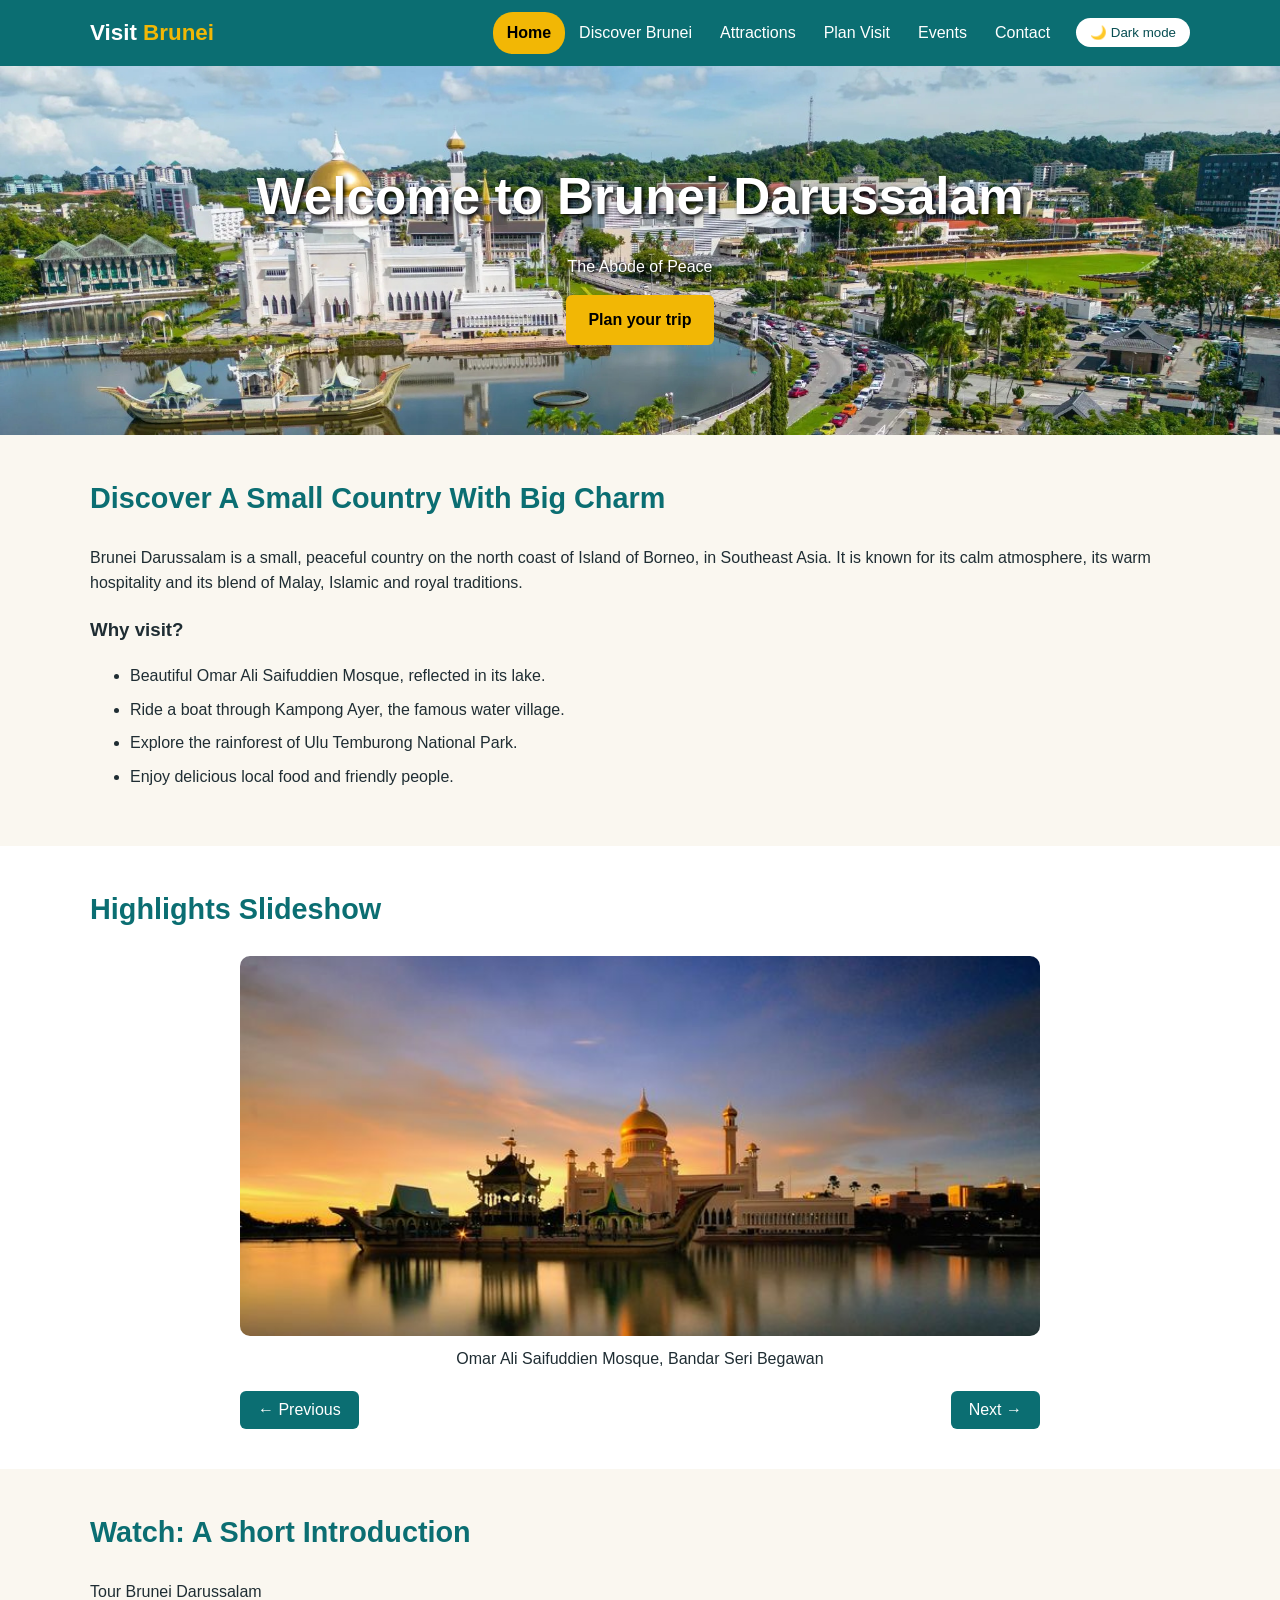
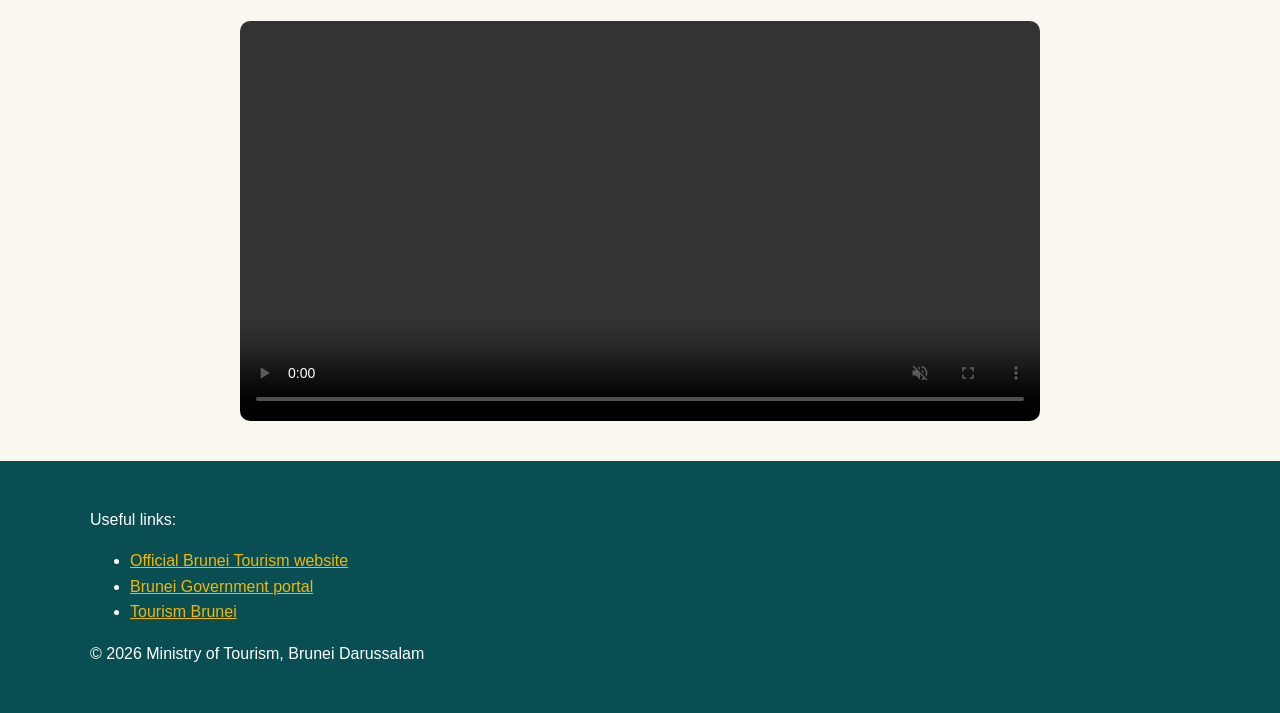
<file: index.html>
<!DOCTYPE html>
<html lang="en">
<head>
  
  <!-- Character set and mobile-friendly sizing -->
  <meta charset="UTF-8">
  <meta name="viewport" content="width=device-width, initial-scale=1.0">
  <meta name="description" content="Plan your visit to Brunei Darussalam: attractions, culture, food, travel tips and events.">
  <title>Home | Visit Brunei Darussalam</title>

 
  <link rel="stylesheet" href="style.css">
</head>
<body>

  <a href="#main" class="skip-link">Skip to main content</a>

  <!--HEADER: logo, menu button, theme button and navigation-->
  <header class="site-header">
    <div class="container header-inner">
      <a href="index.html" class="logo">Visit <span>Brunei</span></a>

      <!-- Menu button (phones only) and dark mode button, in the right corner -->
      <div class="header-buttons">
        <button type="button" id="menu-toggle" class="menu-toggle" aria-expanded="false" aria-controls="main-nav">☰ Menu</button>
        <button type="button" id="theme-toggle" class="theme-toggle">🌙 Dark mode</button>
      </div>

      <nav id="main-nav" class="main-nav" aria-label="Main menu">
        <ul>
          <li><a href="index.html" class="current" aria-current="page">Home</a></li>
          <li><a href="discover.html">Discover Brunei</a></li>
          <li><a href="attractions.html">Attractions</a></li>
          <li><a href="plan.html">Plan Visit</a></li>
          <li><a href="events.html">Events</a></li>
          <li><a href="contact.html">Contact</a></li>
        </ul>
      </nav>
    </div>
  </header>

  <main id="main">

  
    <section class="hero">
      <div class="container">
        <h1>Welcome to Brunei Darussalam</h1>
        <p>The Abode of Peace</p>
        <a href="plan.html" class="button">Plan your trip</a>
      </div>
    </section>

    <!--INTRODUCTION -->
    <section>
      <div class="container">
        <h2>Discover A Small Country With Big Charm</h2>
        <p>
          Brunei Darussalam is a small, peaceful country on the north coast of Island of Borneo,
          in Southeast Asia. It is known for its calm atmosphere, its warm hospitality and its
          blend of Malay, Islamic and royal traditions.
        </p>

        <!-- Simple list of reasons to visit -->
        <h3>Why visit?</h3>
        <ul class="tip-list">
          <li>Beautiful Omar Ali Saifuddien Mosque, reflected in its lake.</li>
          <li>Ride a boat through Kampong Ayer, the famous water village.</li>
          <li>Explore the rainforest of Ulu Temburong National Park.</li>
          <li>Enjoy delicious local food and friendly people.</li>
        </ul>
      </div>
    </section>

    <!--IMAGE SLIDER (interactive feature)-->
    <section class="section-alt">
      <div class="container">
        <h2>Highlights Slideshow</h2>

        <!-- tabindex="0" lets keyboard users focus the slider to use the arrow keys -->
        <div class="slider" tabindex="0" aria-label="Image slideshow. Use the arrow keys or buttons to change pictures.">

          <!-- Each <figure> is one slide. The first one starts as "active" (visible). -->
          <figure class="slide active">
            <img src="mosque.jpg" alt="The golden dome of the Omar Ali Saifuddien Mosque reflected in the water">
            <figcaption>Omar Ali Saifuddien Mosque, Bandar Seri Begawan</figcaption>
          </figure>

          <figure class="slide">
            <img src="kampong-ayer.jpg" alt="Wooden houses on stilts over the water in Kampong Ayer">
            <figcaption>Kampong Ayer, the water village</figcaption>
          </figure>

          <figure class="slide">
            <img src="temburong.jpg" alt="Green rainforest and a river in Ulu Temburong National Park">
            <figcaption>Ulu Temburong National Park</figcaption>
          </figure>
        </div>

        <!-- Previous and next buttons are handled in script.js -->
        <div class="slider-controls">
          <button type="button" id="prev-slide">&larr; Previous</button>
          <button type="button" id="next-slide">Next &rarr;</button>
        </div>
      </div>
    </section>

    <!--INTRO VIDEO-->
    <section>
      <div class="container">
        <h2>Watch: A Short Introduction</h2>
        <p>Tour Brunei Darussalam</p>

        <div class="video-box">
          <!-- Video file: intro.mp4 -->
          <!-- autoplay = starts by itself, muted = no sound at first, loop = keeps playing, playsinline = plays on phones, controls = lets visitors unmute or pause -->
          <video autoplay muted loop playsinline controls aria-label="Short video introducing Brunei Darussalam">
            <source src="intro.mp4" type="video/mp4">
            Sorry, your browser cannot play this video.
          </video>
        </div>
      </div>
    </section>

  </main>

  <!--Footer with external links-->
  <footer class="site-footer">
    <div class="container">
      <p>Useful links:</p>
      <ul>
        <li><a href="https://www.bruneitourism.com/" target="_blank" rel="noopener noreferrer">Official Brunei Tourism website</a></li>
        <li><a href="https://www.gov.bn/" target="_blank" rel="noopener noreferrer">Brunei Government portal</a></li>
        <li><a href="https://www.tourism.gov.bn/" target="_blank" rel="noopener noreferrer">Tourism Brunei</a></li>
      </ul>
      <p>&copy; 2026 Ministry of Tourism, Brunei Darussalam</p>
    </div>
  </footer>

  <!--Our JavaScript file. "defer" means it runs after the page is loaded -->
  <script src="script.js" defer></script>
</body>
</html>
</file>
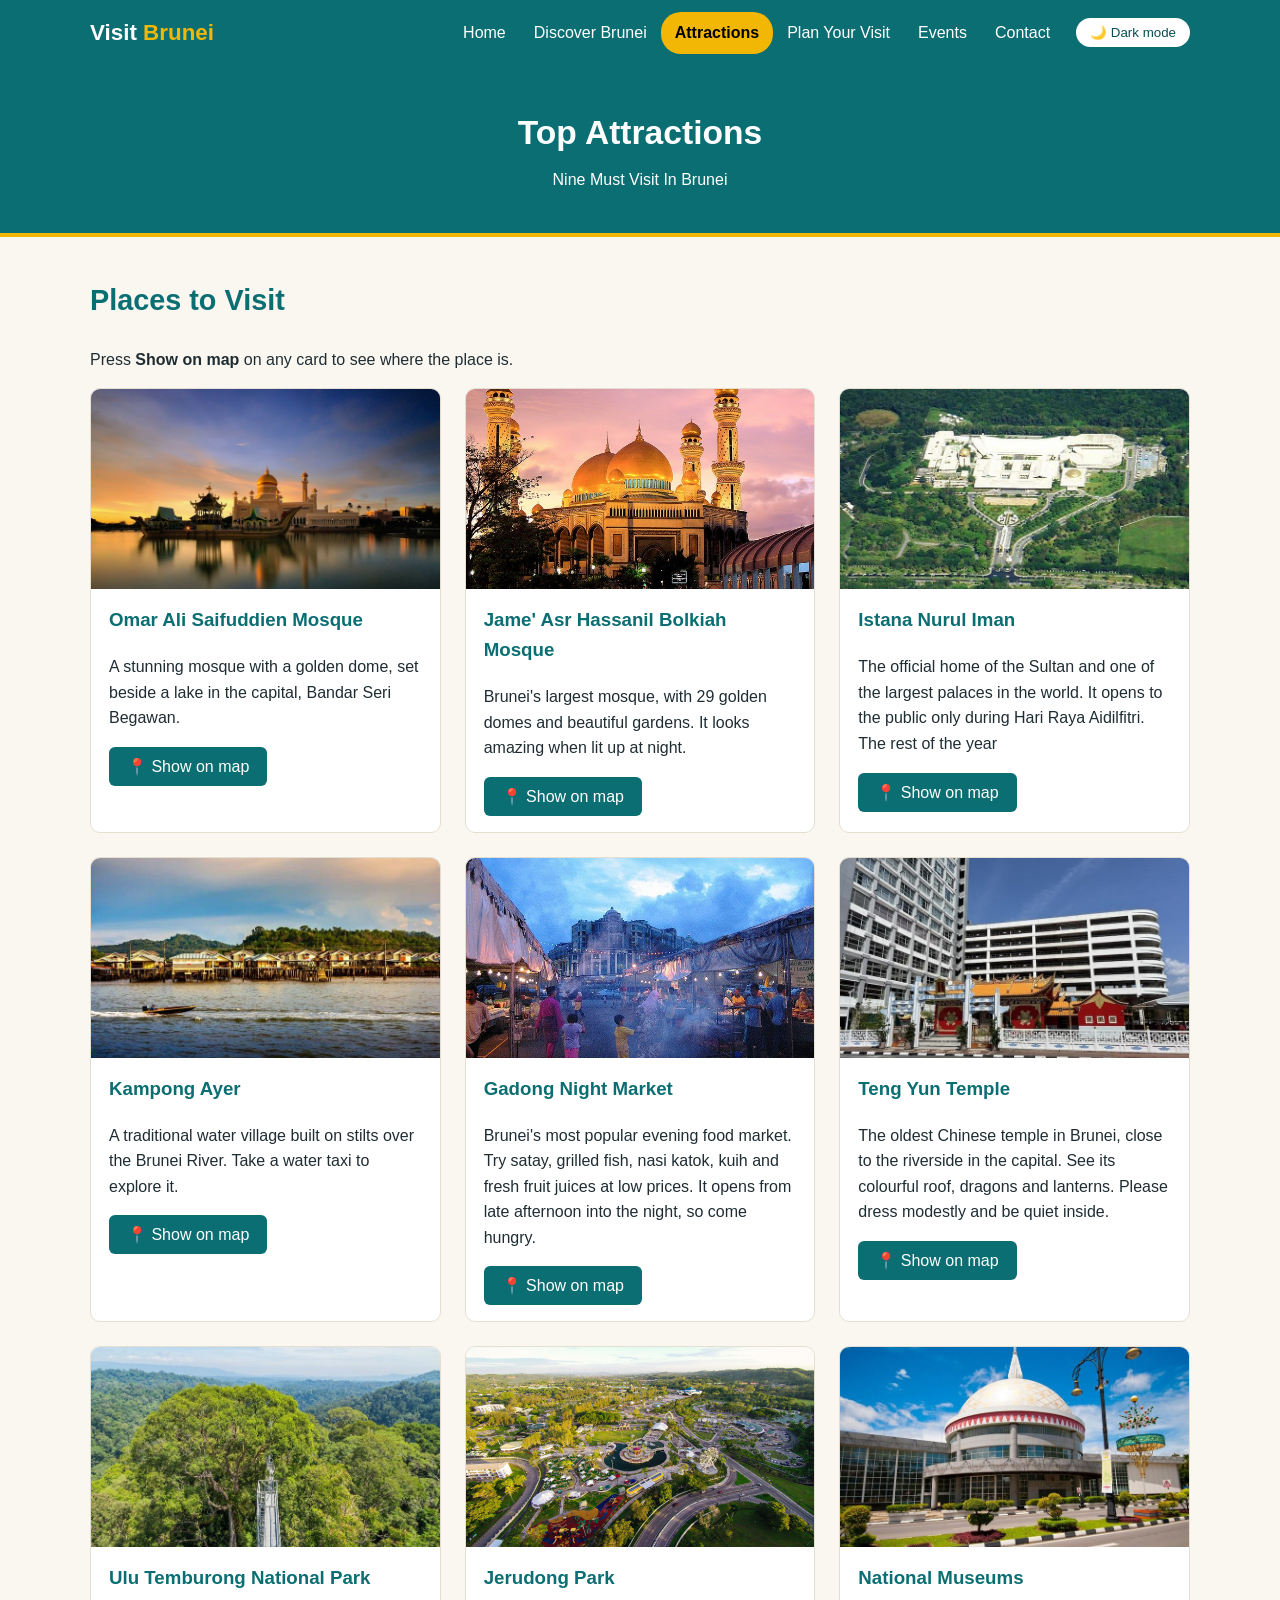
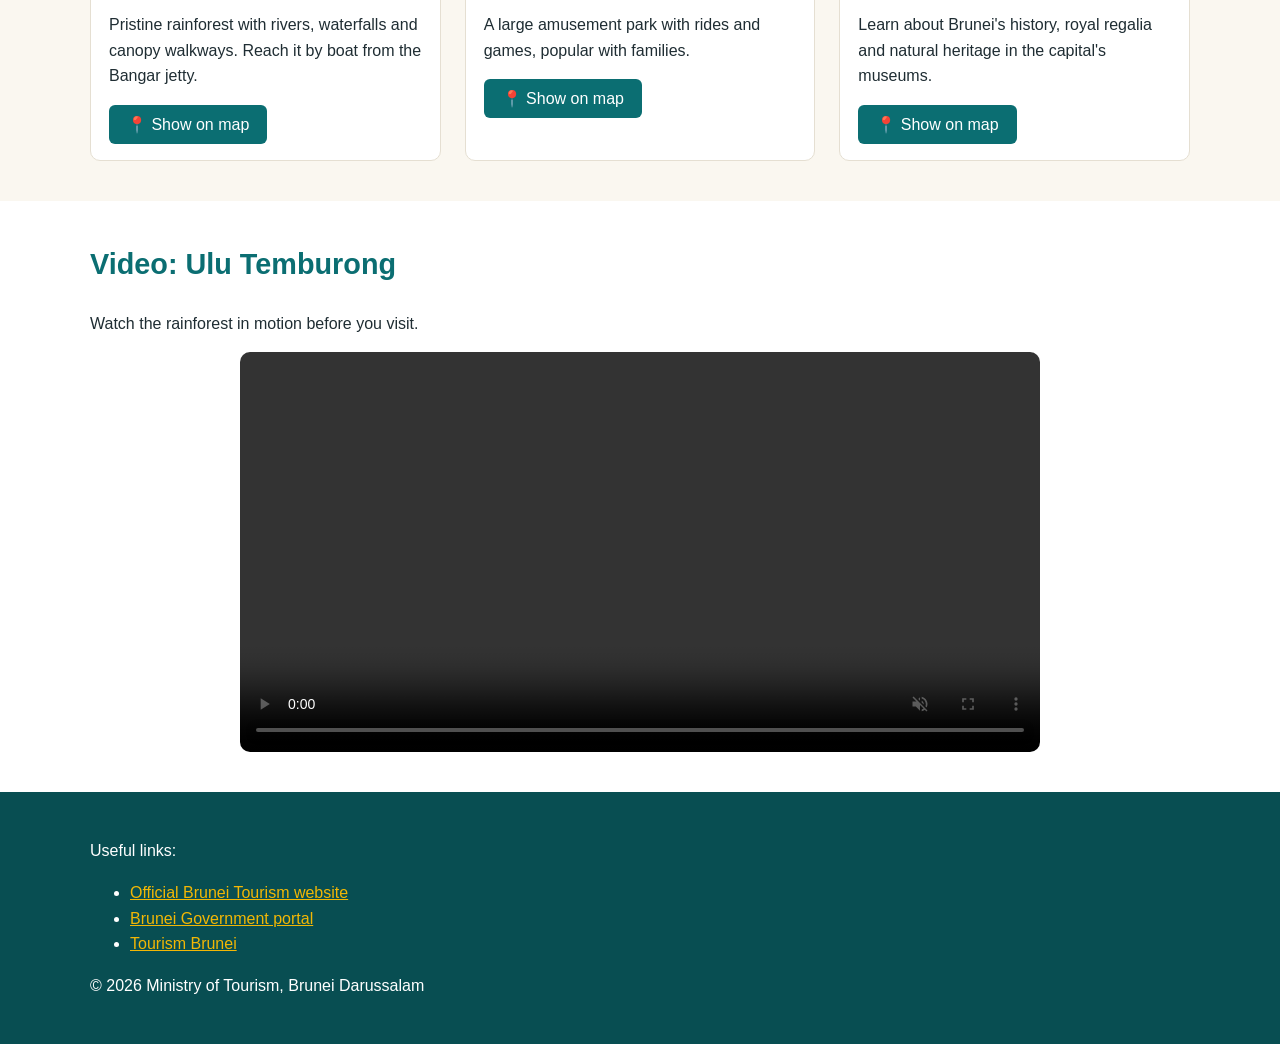
<file: attractions.html>
<!DOCTYPE html>
<html lang="en">
<head>
  <meta charset="UTF-8">
  <meta name="viewport" content="width=device-width, initial-scale=1.0">
  <meta name="description" content="Top attractions in Brunei: mosques, palace, water village, rainforest, markets, temple, theme park and museums.">
  <title>Attractions | Visit Brunei Darussalam</title>
  <link rel="stylesheet" href="style.css">
</head>
<body>

  <a href="#main" class="skip-link">Skip to main content</a>


  <header class="site-header">
    <div class="container header-inner">
      <a href="index.html" class="logo">Visit <span>Brunei</span></a>

      <!-- Menu button (phones only) and dark mode button, in the right corner -->
      <div class="header-buttons">
        <button type="button" id="menu-toggle" class="menu-toggle" aria-expanded="false" aria-controls="main-nav">☰ Menu</button>
        <button type="button" id="theme-toggle" class="theme-toggle">🌙 Dark mode</button>
      </div>

      <nav id="main-nav" class="main-nav" aria-label="Main menu">
        <ul>
          <li><a href="index.html">Home</a></li>
          <li><a href="discover.html">Discover Brunei</a></li>
          <li><a href="attractions.html" class="current" aria-current="page">Attractions</a></li>
          <li><a href="plan.html">Plan Your Visit</a></li>
          <li><a href="events.html">Events</a></li>
          <li><a href="contact.html">Contact</a></li>
        </ul>
      </nav>
    </div>
  </header>

  <main id="main">

    <section class="page-banner">
      <div class="container">
        <h1>Top Attractions</h1>
        <p>Nine Must Visit In Brunei</p>
      </div>
    </section>

    <!--Each card has a "Show on map" button and a map box under it.The button's aria-controls says which box it opens (map-1, map-2 ...).script.js opens and closes the box. style.css hides it until it is opened. -->
    <section>
      <div class="container">
        <h2>Places to Visit</h2>
        <p>Press <strong>Show on map</strong> on any card to see where the place is.</p>

        <div class="card-grid">

          <!-- Card 1 -->
          <article class="card">
            <img src="mosque.jpg" alt="The Omar Ali Saifuddien Mosque">
            <div class="card-body">
              <h3>Omar Ali Saifuddien Mosque</h3>
              <p>A stunning mosque with a golden dome, set beside a lake in the capital, Bandar Seri Begawan.</p>
              <button type="button" class="map-button" aria-expanded="false" aria-controls="map-1">📍 Show on map</button>
              <div class="map-box" id="map-1">
                <iframe src="https://www.google.com/maps?q=Omar+Ali+Saifuddien+Mosque,+Bandar+Seri+Begawan&amp;output=embed" title="Map of the Omar Ali Saifuddien Mosque" loading="lazy"></iframe>
              </div>
            </div>
          </article>

          <!-- Card 2 -->
          <article class="card">
            <img src="jameasr.jpg" alt="The Jame' Asr Hassanil Bolkiah Mosque">
            <div class="card-body">
              <h3>Jame' Asr Hassanil Bolkiah Mosque</h3>
              <p>Brunei's largest mosque, with 29 golden domes and beautiful gardens. It looks amazing when lit up at night.</p>
              <button type="button" class="map-button" aria-expanded="false" aria-controls="map-2">📍 Show on map</button>
              <div class="map-box" id="map-2">
                <iframe src="https://www.google.com/maps?q=Jame%27+Asr+Hassanil+Bolkiah+Mosque,+Brunei&amp;output=embed" title="Map of the Jame' Asr Hassanil Bolkiah Mosque" loading="lazy"></iframe>
              </div>
            </div>
          </article>

          <!--Card 3-->
          <article class="card">
            <img src="istana.jpg" alt="The Istana Nurul Iman">
            <div class="card-body">
              <h3>Istana Nurul Iman</h3>
              <p>The official home of the Sultan and one of the largest palaces in the world. It opens to the public only during Hari Raya Aidilfitri.
              The rest of the year</p>
              <button type="button" class="map-button" aria-expanded="false" aria-controls="map-3">📍 Show on map</button>
              <div class="map-box" id="map-3">
                <iframe src="https://www.google.com/maps?q=Istana+Nurul+Iman,+Bandar+Seri+Begawan&amp;output=embed" title="Map of Istana Nurul Iman" loading="lazy"></iframe>
              </div>
            </div>
          </article>

          <!-- Card 4 -->
          <article class="card">
            <img src="kampong-ayer.jpg" alt="Houses on stilts above the river in Kampong Ayer">
            <div class="card-body">
              <h3>Kampong Ayer</h3>
              <p>A traditional water village built on stilts over the Brunei River. Take a water taxi to explore it.</p>
              <button type="button" class="map-button" aria-expanded="false" aria-controls="map-4">📍 Show on map</button>
              <div class="map-box" id="map-4">
                <iframe src="https://www.google.com/maps?q=Kampong+Ayer,+Bandar+Seri+Begawan&amp;output=embed" title="Map of Kampong Ayer" loading="lazy"></iframe>
              </div>
            </div>
          </article>

          <!-- Card 5 -->
          <article class="card">
            <img src="gadong.jpg" alt="Food stalls">
            <div class="card-body">
              <h3>Gadong Night Market</h3>
              <p>Brunei's most popular evening food market. Try satay, grilled fish, nasi katok, kuih and fresh fruit juices at low prices.
              It opens from late afternoon into the night, so come hungry.</p>
              <button type="button" class="map-button" aria-expanded="false" aria-controls="map-5">📍 Show on map</button>
              <div class="map-box" id="map-5">
                <iframe src="https://www.google.com/maps?q=Gadong+Night+Market,+Bandar+Seri+Begawan&amp;output=embed" title="Map of the Gadong Night Market" loading="lazy"></iframe>
              </div>
            </div>
          </article>

          <!-- Card 6 -->
          <article class="card">
            <img src="tengyun.jpg" alt="Teng Yun Temple">
            <div class="card-body">
              <h3>Teng Yun Temple</h3>
              <p>The oldest Chinese temple in Brunei, close to the riverside in the capital. See its colourful roof, dragons and lanterns.
              Please dress modestly and be quiet inside.</p>
              <button type="button" class="map-button" aria-expanded="false" aria-controls="map-6">📍 Show on map</button>
              <div class="map-box" id="map-6">
                <iframe src="https://www.google.com/maps?q=Teng+Yun+Temple,+Bandar+Seri+Begawan&amp;output=embed" title="Map of the Teng Yun Temple" loading="lazy"></iframe>
              </div>
            </div>
          </article>

          <!-- Card 7 -->
          <article class="card">
            <img src="temburong.jpg" alt="Ulu Temburong National Park">
            <div class="card-body">
              <h3>Ulu Temburong National Park</h3>
              <p>Pristine rainforest with rivers, waterfalls and canopy walkways. Reach it by boat from the Bangar jetty.</p>
              <button type="button" class="map-button" aria-expanded="false" aria-controls="map-7">📍 Show on map</button>
              <div class="map-box" id="map-7">
                <iframe src="https://www.google.com/maps?q=Ulu+Temburong+National+Park,+Brunei&amp;output=embed" title="Map of Ulu Temburong National Park" loading="lazy"></iframe>
              </div>
            </div>
          </article>

          <!-- Card 8 -->
          <article class="card">
            <img src="jerudong.jpg" alt="Jerudong Park amusement park">
            <div class="card-body">
              <h3>Jerudong Park</h3>
              <p>A large amusement park with rides and games, popular with families.</p>
              <button type="button" class="map-button" aria-expanded="false" aria-controls="map-8">📍 Show on map</button>
              <div class="map-box" id="map-8">
                <iframe src="https://www.google.com/maps?q=Jerudong+Park,+Brunei&amp;output=embed" title="Map of Jerudong Park" loading="lazy"></iframe>
              </div>
            </div>
          </article>

          <!-- Card 9 -->
          <article class="card">
            <img src="museum.jpg" alt="National museum in Brunei">
            <div class="card-body">
              <h3>National Museums</h3>
              <p>Learn about Brunei's history, royal regalia and natural heritage in the capital's museums.</p>
              <button type="button" class="map-button" aria-expanded="false" aria-controls="map-9">📍 Show on map</button>
              <div class="map-box" id="map-9">
                <iframe src="https://www.google.com/maps?q=Royal+Regalia+Museum,+Bandar+Seri+Begawan&amp;output=embed" title="Map of the Royal Regalia Museum" loading="lazy"></iframe>
              </div>
            </div>
          </article>

        </div>
      </div>
    </section>

    <!--Video-->
    <section class="section-alt">
      <div class="container">
        <h2>Video: Ulu Temburong</h2>
        <p>Watch the rainforest in motion before you visit.</p>
        <div class="video-box">
          <!-- autoplay = starts by itself, muted = no sound at first, loop = keeps playing,playsinline = plays on phones, controls = lets visitors unmute or pause -->
          <video autoplay muted loop playsinline controls aria-label="Video of the rainforest in Ulu Temburong National Park">
            <source src="temburong.mp4" type="video/mp4">
            Sorry, your browser cannot play this video.
          </video>
        </div>
      </div>
    </section>

  </main>

  <!--Footer-->
  <footer class="site-footer">
    <div class="container">
      <p>Useful links:</p>
      <ul>
        <li><a href="https://www.bruneitourism.com/" target="_blank" rel="noopener noreferrer">Official Brunei Tourism website</a></li>
        <li><a href="https://www.gov.bn/" target="_blank" rel="noopener noreferrer">Brunei Government portal</a></li>
        <li><a href="https://www.tourism.gov.bn/" target="_blank" rel="noopener noreferrer">Tourism Brunei</a></li>
      </ul>
      <p>&copy; 2026 Ministry of Tourism, Brunei Darussalam</p>
    </div>
  </footer>

  <script src="script.js" defer></script>
</body>
</html>
</file>
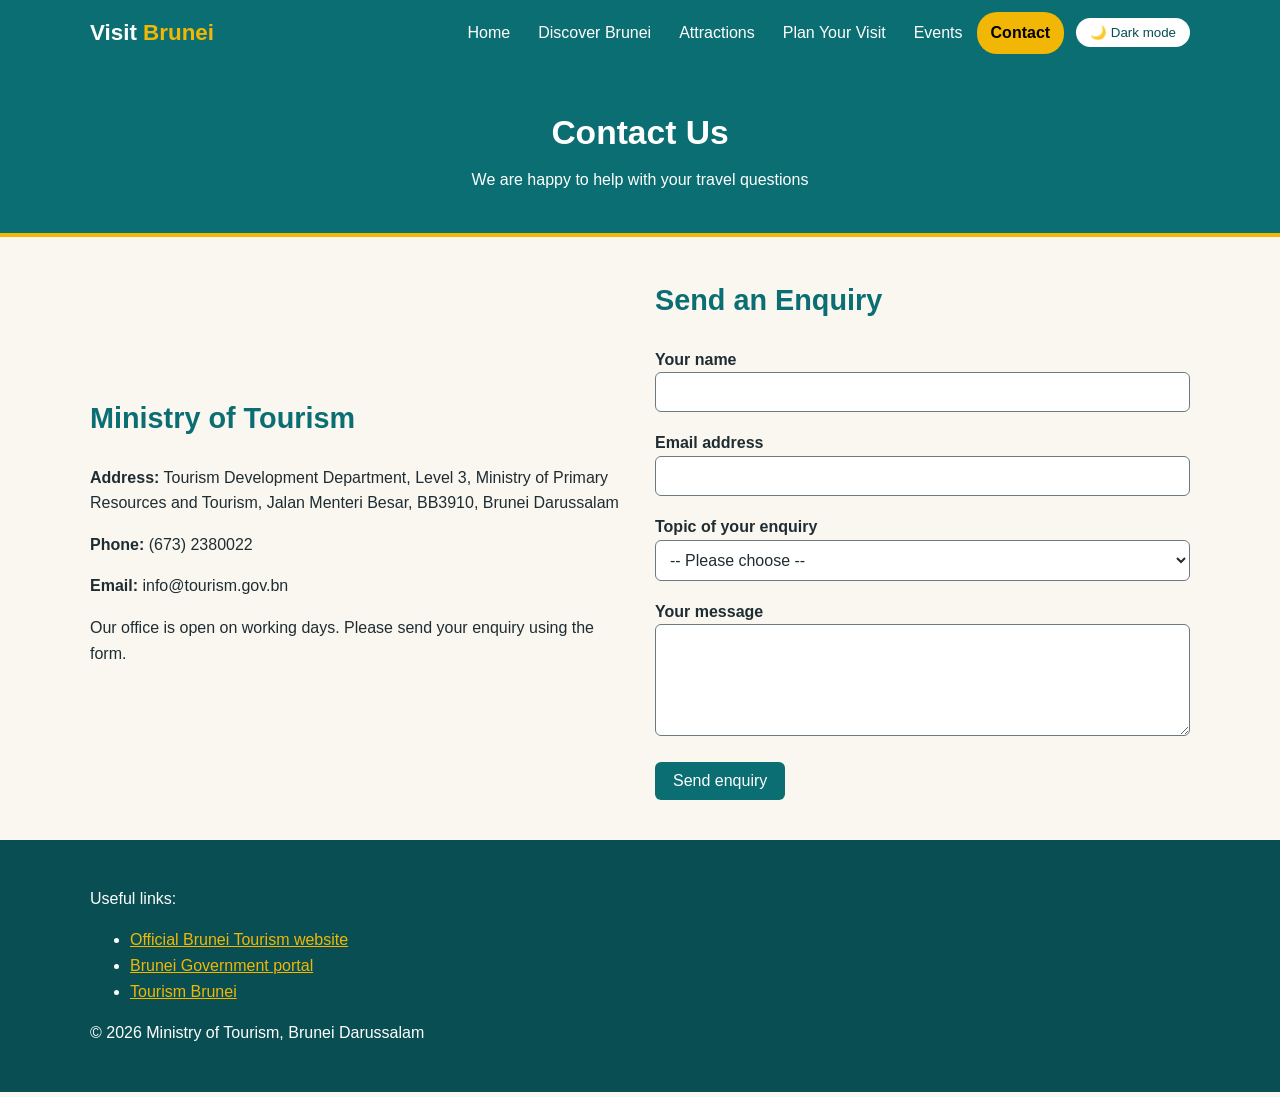
<file: contact.html>
<!DOCTYPE html>
<!-- Contact page: enquiry form with validation (interactive feature) -->
<html lang="en">
<head>
  <meta charset="UTF-8">
  <meta name="viewport" content="width=device-width, initial-scale=1.0">
  <meta name="description" content="Contact the Ministry of Tourism, Brunei Darussalam with your travel enquiries.">
  <title>Contact Us | Visit Brunei Darussalam</title>
  <link rel="stylesheet" href="style.css">
</head>
<body>

  <a href="#main" class="skip-link">Skip to main content</a>


  <header class="site-header">
    <div class="container header-inner">
      <a href="index.html" class="logo">Visit <span>Brunei</span></a>

      <!-- Menu button (phones only) and dark mode button, in the right corner -->
      <div class="header-buttons">
        <button type="button" id="menu-toggle" class="menu-toggle" aria-expanded="false" aria-controls="main-nav">☰ Menu</button>
        <button type="button" id="theme-toggle" class="theme-toggle">🌙 Dark mode</button>
      </div>

      <nav id="main-nav" class="main-nav" aria-label="Main menu">
        <ul>
          <li><a href="index.html">Home</a></li>
          <li><a href="discover.html">Discover Brunei</a></li>
          <li><a href="attractions.html">Attractions</a></li>
          <li><a href="plan.html">Plan Your Visit</a></li>
          <li><a href="events.html">Events</a></li>
          <li><a href="contact.html" class="current" aria-current="page">Contact</a></li>
        </ul>
      </nav>
    </div>
  </header>

  <main id="main">

    <section class="page-banner">
      <div class="container">
        <h1>Contact Us</h1>
        <p>We are happy to help with your travel questions</p>
      </div>
    </section>

    <section>
      <div class="container two-columns">

        <!-- Ministry contact details -->
        <div>
          <h2>Ministry of Tourism</h2>
          <p><strong>Address:</strong> Tourism Development Department, Level 3, Ministry of Primary Resources and Tourism, Jalan Menteri Besar, BB3910, Brunei Darussalam</p>
          <p><strong>Phone:</strong> (673) 2380022</p>
          <p><strong>Email:</strong> info@tourism.gov.bn</p>
          <p>Our office is open on working days. Please send your enquiry using the form.</p>
        </div>

        <!-- Enquiry Form novalidate turns off the browser's own pop-ups, so our script.js checks are used instead. -->
        <div>
          <h2>Send an Enquiry</h2>

          <form id="contact-form" novalidate>

            <!-- Name box -->
            <div class="form-group">
              <label for="name">Your name</label>
              <input type="text" id="name" name="name" autocomplete="name">
              <p id="name-error" class="error-message" aria-live="polite"></p>
            </div>

            <!-- Email box -->
            <div class="form-group">
              <label for="email">Email address</label>
              <input type="email" id="email" name="email" autocomplete="email">
              <p id="email-error" class="error-message" aria-live="polite"></p>
            </div>

            <!-- Topic drop-down -->
            <div class="form-group">
              <label for="topic">Topic of your enquiry</label>
              <select id="topic" name="topic">
                <option value="">-- Please choose --</option>
                <option value="visa">Visa and entry</option>
                <option value="attractions">Attractions</option>
                <option value="events">Events and festivals</option>
                <option value="other">Something else</option>
              </select>
              <p id="topic-error" class="error-message" aria-live="polite"></p>
            </div>

            <!-- Message box -->
            <div class="form-group">
              <label for="message">Your message</label>
              <textarea id="message" name="message" rows="5"></textarea>
              <p id="message-error" class="error-message" aria-live="polite"></p>
            </div>

            <button type="submit" class="form-button">Send enquiry</button>

            <!-- Shown by script.js when the form is valid. tabindex="-1" lets script.js move focus here. -->
            <p id="form-success" class="success-message" role="status" tabindex="-1">
              Thank you! Your enquiry has been sent.
            </p>
          </form>
        </div>

      </div>
    </section>

  </main>

  <!--Footer-->
  <footer class="site-footer">
    <div class="container">
      <p>Useful links:</p>
      <ul>
        <li><a href="https://www.bruneitourism.com/" target="_blank" rel="noopener noreferrer">Official Brunei Tourism website</a></li>
        <li><a href="https://www.gov.bn/" target="_blank" rel="noopener noreferrer">Brunei Government portal</a></li>
        <li><a href="https://www.tourism.gov.bn/" target="_blank" rel="noopener noreferrer">Tourism Brunei</a></li>
      </ul>
      <p>&copy; 2026 Ministry of Tourism, Brunei Darussalam</p>
    </div>
  </footer>

  <script src="script.js" defer></script>
</body>
</html>
</file>
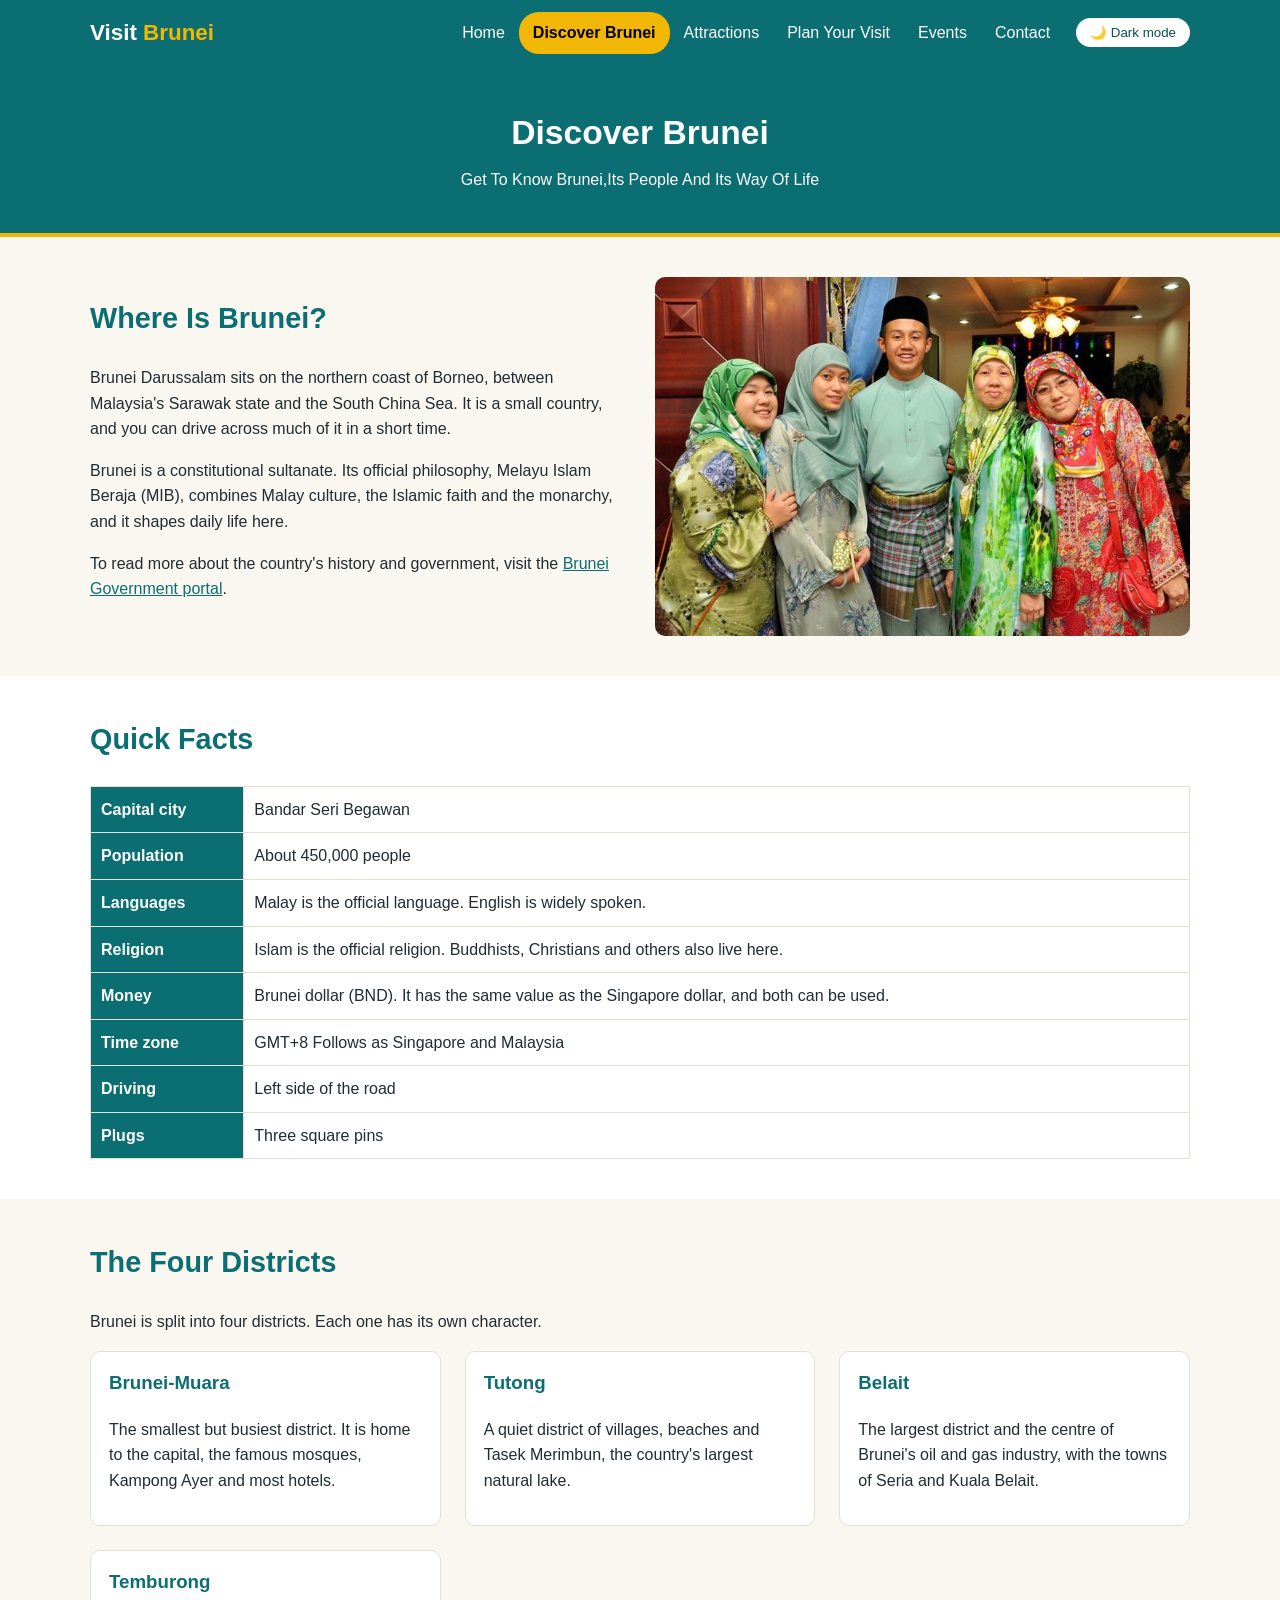
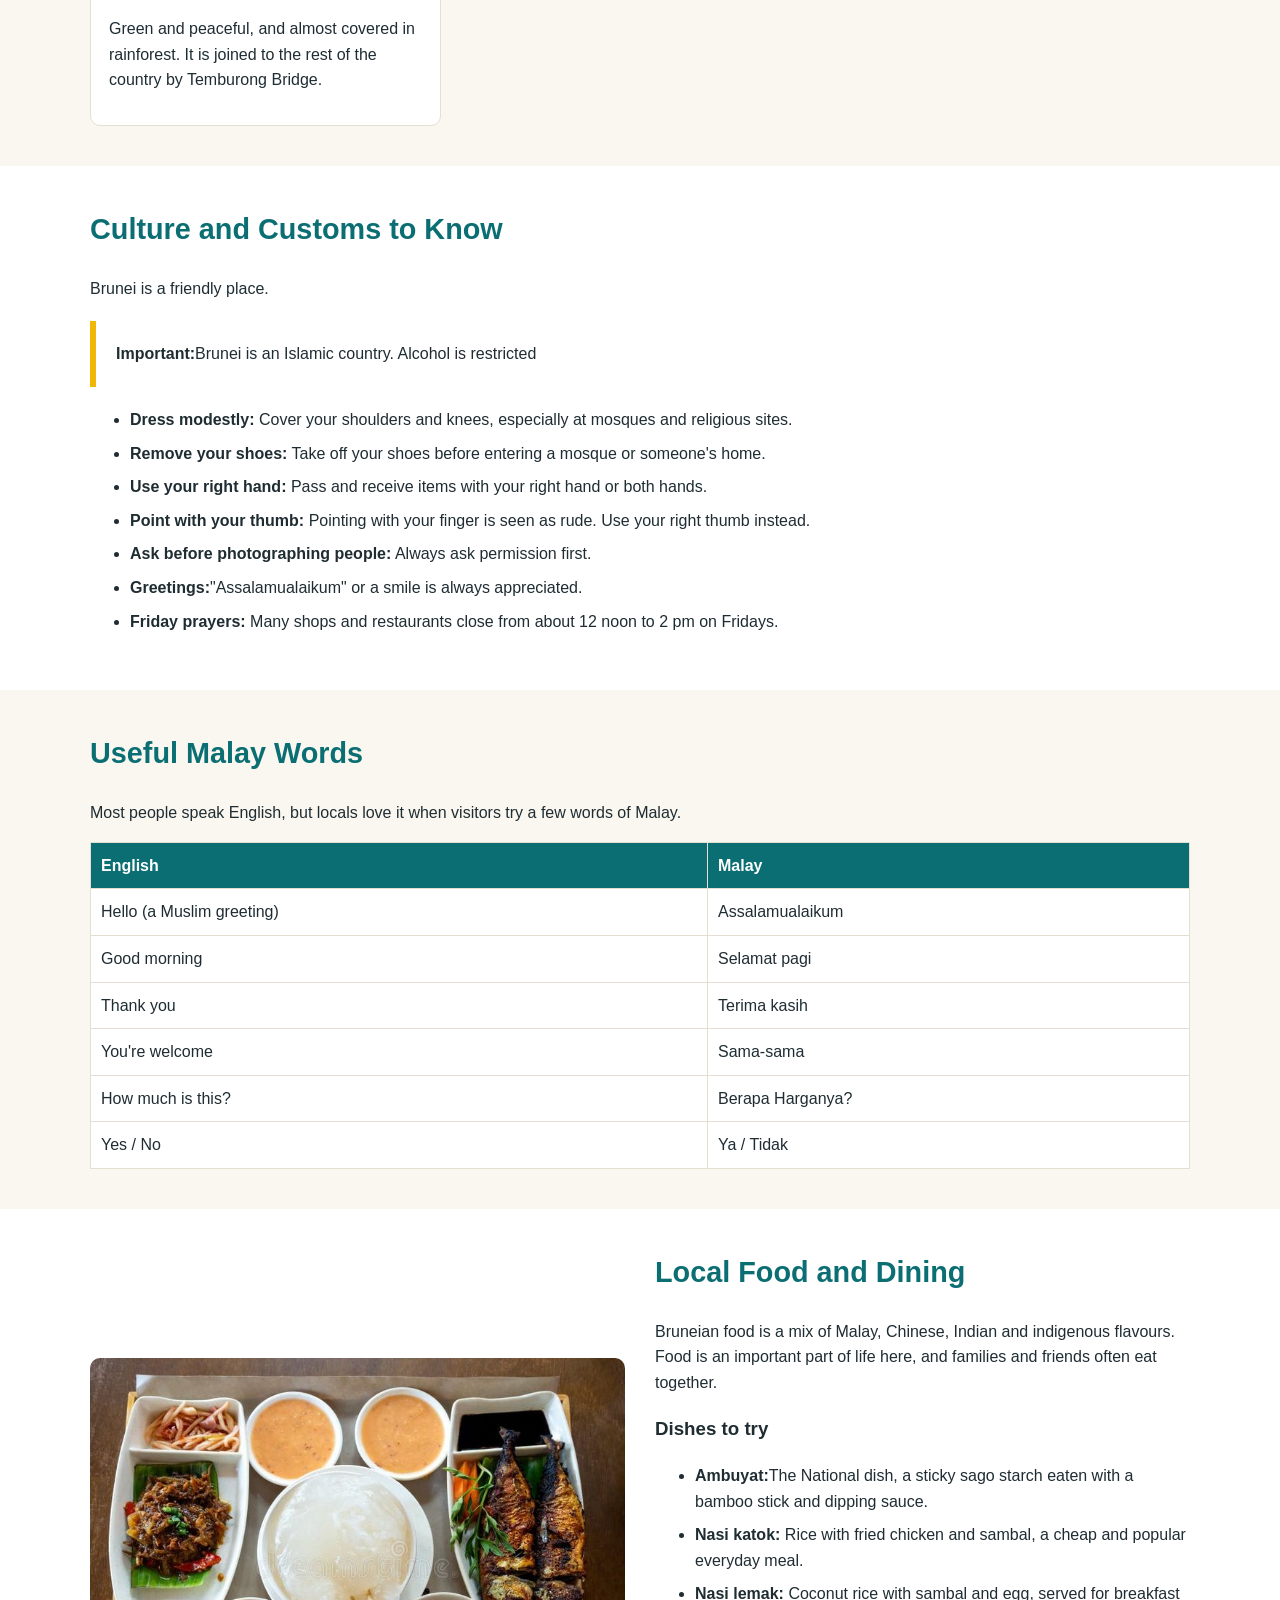
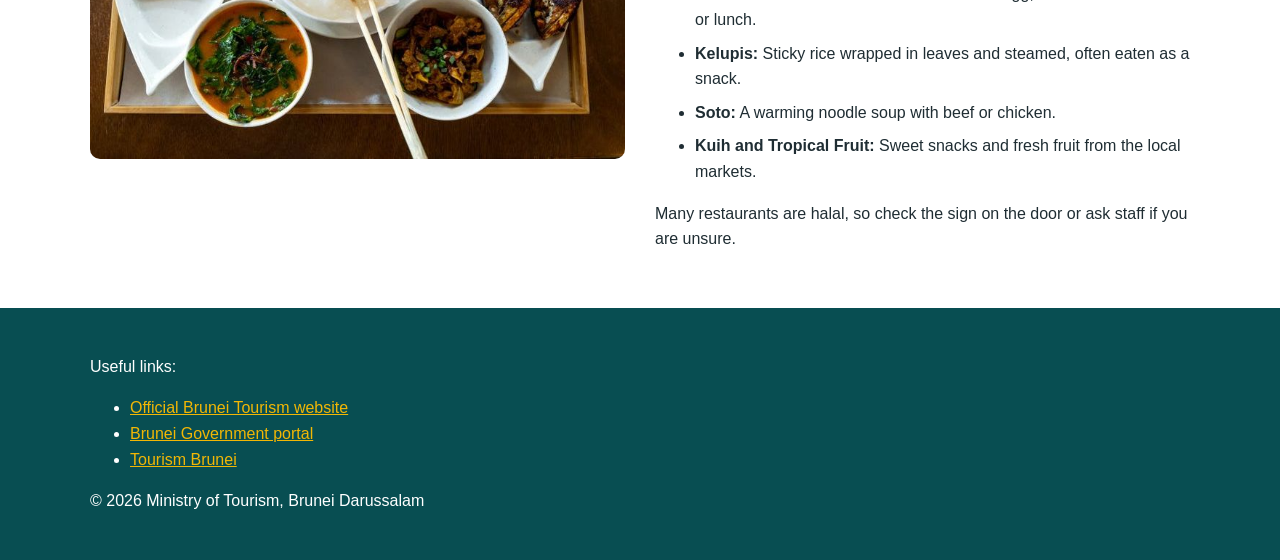
<file: discover.html>
<!DOCTYPE html>
<html lang="en">
<head>
  <meta charset="UTF-8">
  <meta name="viewport" content="width=device-width, initial-scale=1.0">
  <meta name="description" content="Learn about Brunei's location, quick facts, districts, culture, customs, language and local food.">
  <title>Discover Brunei | Visit Brunei Darussalam</title>
  <link rel="stylesheet" href="style.css">
</head>
<body>

  <a href="#main" class="skip-link">Skip to main content</a>

  <header class="site-header">
    <div class="container header-inner">
      <a href="index.html" class="logo">Visit <span>Brunei</span></a>

      <!-- Menu button (phones only) and dark mode button, in the right corner -->
      <div class="header-buttons">
        <button type="button" id="menu-toggle" class="menu-toggle" aria-expanded="false" aria-controls="main-nav">☰ Menu</button>
        <button type="button" id="theme-toggle" class="theme-toggle">🌙 Dark mode</button>
      </div>

      <nav id="main-nav" class="main-nav" aria-label="Main menu">
        <ul>
          <li><a href="index.html">Home</a></li>
          <li><a href="discover.html" class="current" aria-current="page">Discover Brunei</a></li>
          <li><a href="attractions.html">Attractions</a></li>
          <li><a href="plan.html">Plan Your Visit</a></li>
          <li><a href="events.html">Events</a></li>
          <li><a href="contact.html">Contact</a></li>
        </ul>
      </nav>
    </div>
  </header>

  <main id="main">

    <section class="page-banner">
      <div class="container">
        <h1>Discover Brunei</h1>
        <p>Get To Know Brunei,Its People And Its Way Of Life</p>
      </div>
    </section>

    <!--Where is Brunei -->
    <section>
      <div class="container two-columns">
        <div>
          <h2>Where Is Brunei?</h2>
          <p>
            Brunei Darussalam sits on the northern coast of Borneo, between Malaysia's Sarawak state
            and the South China Sea. 
            It is a small country, and you can drive across much of it in
            a short time.
          </p>
          <p>
            Brunei is a constitutional sultanate. Its official philosophy, Melayu Islam Beraja (MIB),
            combines Malay culture, the Islamic faith and the monarchy, and it shapes daily life here.
          </p>
          <p>
            To read more about the country's history and government, visit the
            <a href="https://www.gov.bn/" target="_blank" rel="noopener noreferrer">Brunei Government portal</a>.
          </p>
        </div>
        <img src="culture.jpg" alt="Traditional Malay clothing">
      </div>
    </section>

    <!--Quick Facts Table-->
    <section class="section-alt">
      <div class="container">
        <h2>Quick Facts</h2>
        <table class="info-table">
          <tr>
            <th scope="row">Capital city</th>
            <td>Bandar Seri Begawan</td>
          </tr>
          <tr>
            <th scope="row">Population</th>
            <td>About 450,000 people</td>
          </tr>
          <tr>
            <th scope="row">Languages</th>
            <td>Malay is the official language. English is widely spoken.</td>
          </tr>
          <tr>
            <th scope="row">Religion</th>
            <td>Islam is the official religion. Buddhists, Christians and others also live here.</td>
          </tr>
          <tr>
            <th scope="row">Money</th>
            <td>Brunei dollar (BND). It has the same value as the Singapore dollar, and both can be used.</td>
          </tr>
          <tr>
            <th scope="row">Time zone</th>
            <td>GMT+8 Follows as Singapore and Malaysia</td>
          </tr>
          <tr>
            <th scope="row">Driving</th>
            <td>Left side of the road</td>
          </tr>
          <tr>
            <th scope="row">Plugs</th>
            <td>Three square pins</td>
          </tr>
        </table>
      </div>
    </section>

    <!--Four Districts-->
    <section>
      <div class="container">
        <h2>The Four Districts</h2>
        <p>Brunei is split into four districts. Each one has its own character.</p>

        <div class="card-grid">
          <article class="card">
            <div class="card-body">
              <h3>Brunei-Muara</h3>
              <p>The smallest but busiest district. It is home to the capital, the famous mosques, Kampong Ayer and most hotels.</p>
            </div>
          </article>

          <article class="card">
            <div class="card-body">
              <h3>Tutong</h3>
              <p>A quiet district of villages, beaches and Tasek Merimbun, the country's largest natural lake.</p>
            </div>
          </article>

          <article class="card">
            <div class="card-body">
              <h3>Belait</h3>
              <p>The largest district and the centre of Brunei's oil and gas industry, with the towns of Seria and Kuala Belait.</p>
            </div>
          </article>

          <article class="card">
            <div class="card-body">
              <h3>Temburong</h3>
              <p>Green and peaceful, and almost covered in rainforest. It is joined to the rest of the country by Temburong Bridge.</p>
            </div>
          </article>
        </div>
      </div>
    </section>

    <!--Culture and Customs-->
    <section class="section-alt">
      <div class="container">
        <h2>Culture and Customs to Know</h2>
        <p>Brunei is a friendly place.</p>

        <div class="highlight-box">
          <p><strong>Important:</strong>Brunei is an Islamic country. Alcohol is restricted</p>
        </div>

        <ul class="tip-list">
          <li><strong>Dress modestly:</strong> Cover your shoulders and knees, especially at mosques and religious sites.</li>
          <li><strong>Remove your shoes:</strong> Take off your shoes before entering a mosque or someone's home.</li>
          <li><strong>Use your right hand:</strong> Pass and receive items with your right hand or both hands.</li>
          <li><strong>Point with your thumb:</strong> Pointing with your finger is seen as rude. Use your right thumb instead.</li>
          <li><strong>Ask before photographing people:</strong> Always ask permission first.</li>
          <li><strong>Greetings:</strong>"Assalamualaikum" or a smile is always appreciated.</li>
          <li><strong>Friday prayers:</strong> Many shops and restaurants close from about 12 noon to 2 pm on Fridays.</li>
        </ul>
      </div>
    </section>

    <!--Useful Malay Words -->
    <section>
      <div class="container">
        <h2>Useful Malay Words</h2>
        <p>Most people speak English, but locals love it when visitors try a few words of Malay.</p>
        <table class="info-table">
          <tr>
            <th scope="col">English</th>
            <th scope="col">Malay</th>
          </tr>
          <tr>
            <td>Hello (a Muslim greeting)</td>
            <td>Assalamualaikum</td>
          </tr>
          <tr>
            <td>Good morning</td>
            <td>Selamat pagi</td>
          </tr>
          <tr>
            <td>Thank you</td>
            <td>Terima kasih</td>
          </tr>
          <tr>
            <td>You're welcome</td>
            <td>Sama-sama</td>
          </tr>
          <tr>
            <td>How much is this?</td>
            <td>Berapa Harganya?</td>
          </tr>
          <tr>
            <td>Yes / No</td>
            <td>Ya / Tidak</td>
          </tr>
        </table>
      </div>
    </section>

    <!--Food-->
    <section class="section-alt">
      <div class="container two-columns">
        <img src="food.jpg" alt="A plate of ambuyat">

        <div>
          <h2>Local Food and Dining</h2>
          <p>
            Bruneian food is a mix of Malay, Chinese, Indian and indigenous flavours. Food is
            an important part of life here, and families and friends often eat together.
          </p>
          <h3>Dishes to try</h3>
          <ul class="tip-list">
            <li><strong>Ambuyat:</strong>The National dish, a sticky sago starch eaten with a bamboo stick and dipping sauce.</li>
            <li><strong>Nasi katok:</strong> Rice with fried chicken and sambal, a cheap and popular everyday meal.</li>
            <li><strong>Nasi lemak:</strong> Coconut rice with sambal and egg, served for breakfast or lunch.</li>
            <li><strong>Kelupis:</strong> Sticky rice wrapped in leaves and steamed, often eaten as a snack.</li>
            <li><strong>Soto:</strong> A warming noodle soup with beef or chicken.</li>
            <li><strong>Kuih and Tropical Fruit:</strong> Sweet snacks and fresh fruit from the local markets.</li>
          </ul>
          <p>Many restaurants are halal, so check the sign on the door or ask staff if you are unsure.</p>
        </div>
      </div>
    </section>

  </main>

  <!--Footer-->
  <footer class="site-footer">
    <div class="container">
      <p>Useful links:</p>
      <ul>
        <li><a href="https://www.bruneitourism.com/" target="_blank" rel="noopener noreferrer">Official Brunei Tourism website</a></li>
        <li><a href="https://www.gov.bn/" target="_blank" rel="noopener noreferrer">Brunei Government portal</a></li>
        <li><a href="https://www.tourism.gov.bn/" target="_blank" rel="noopener noreferrer">Tourism Brunei</a></li>
      </ul>
      <p>&copy; 2026 Ministry of Tourism, Brunei Darussalam</p>
    </div>
  </footer>

  <script src="script.js" defer></script>
</body>
</html>
</file>
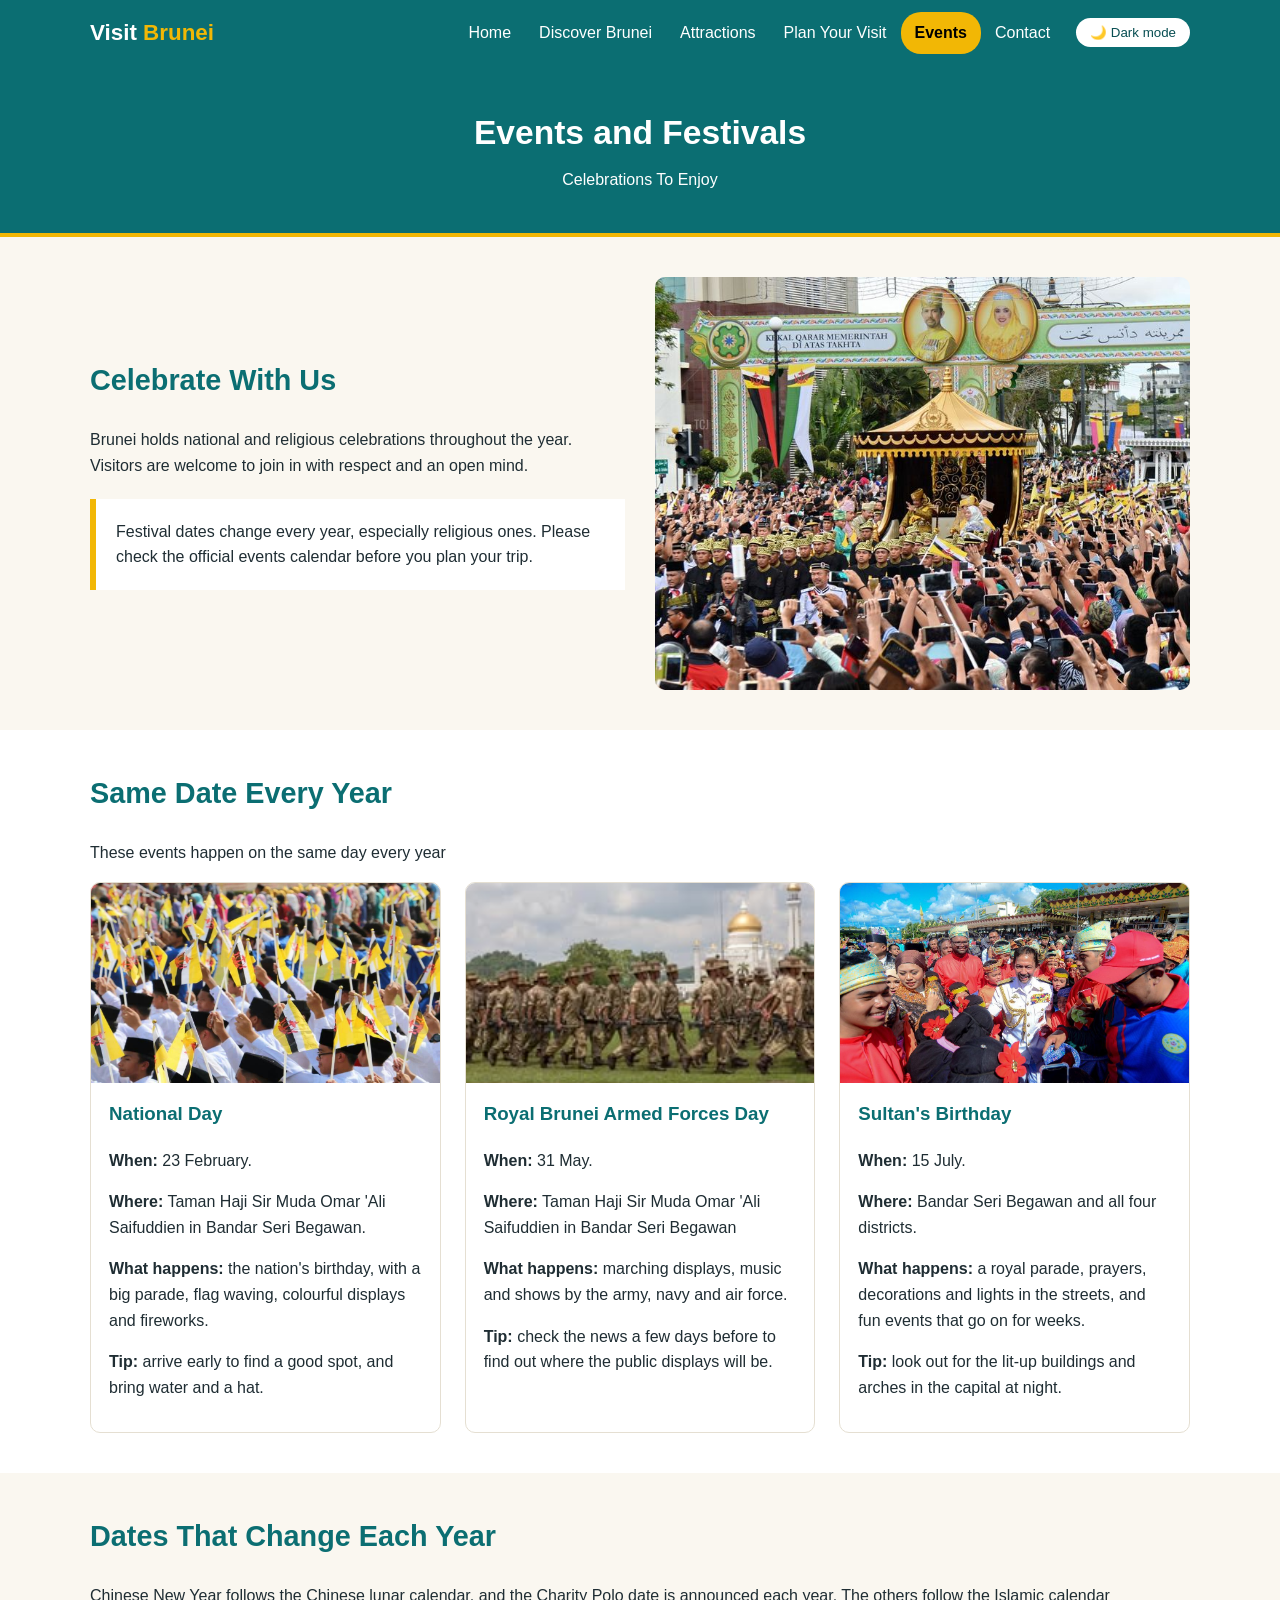
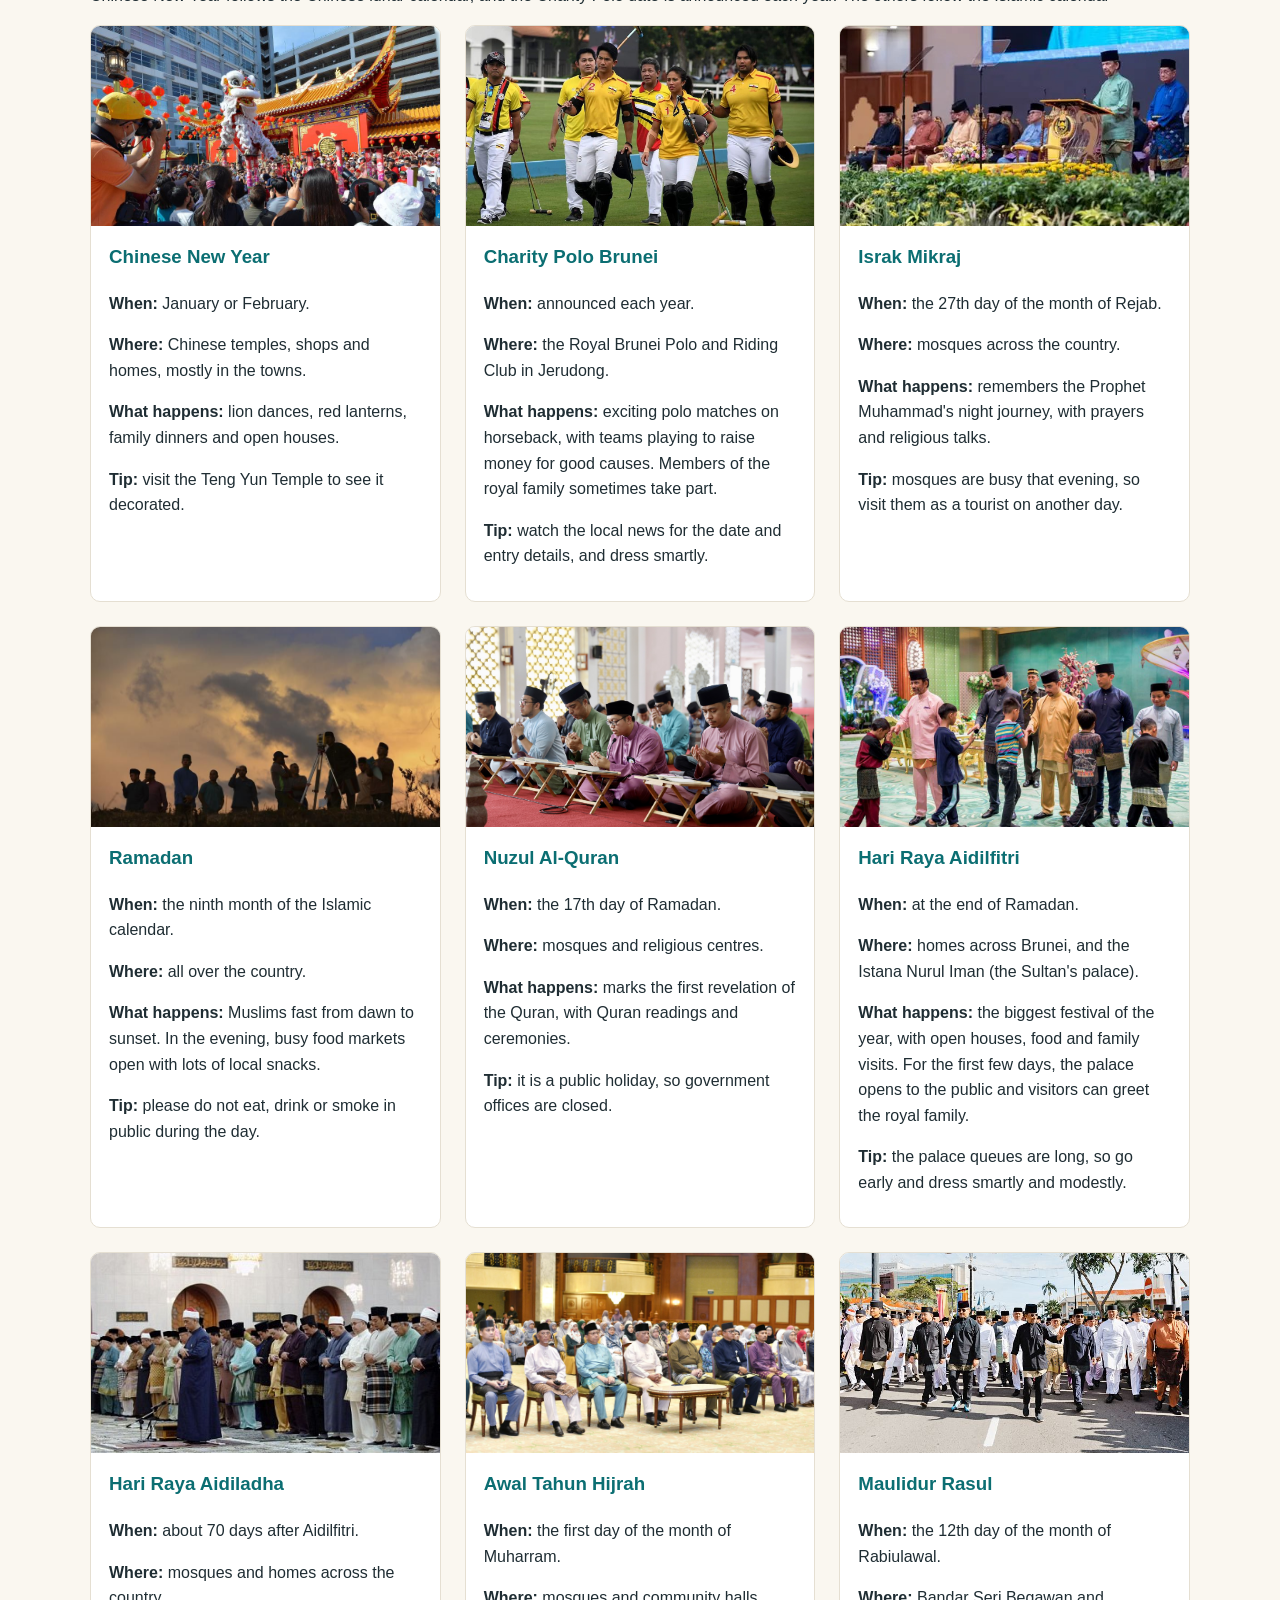
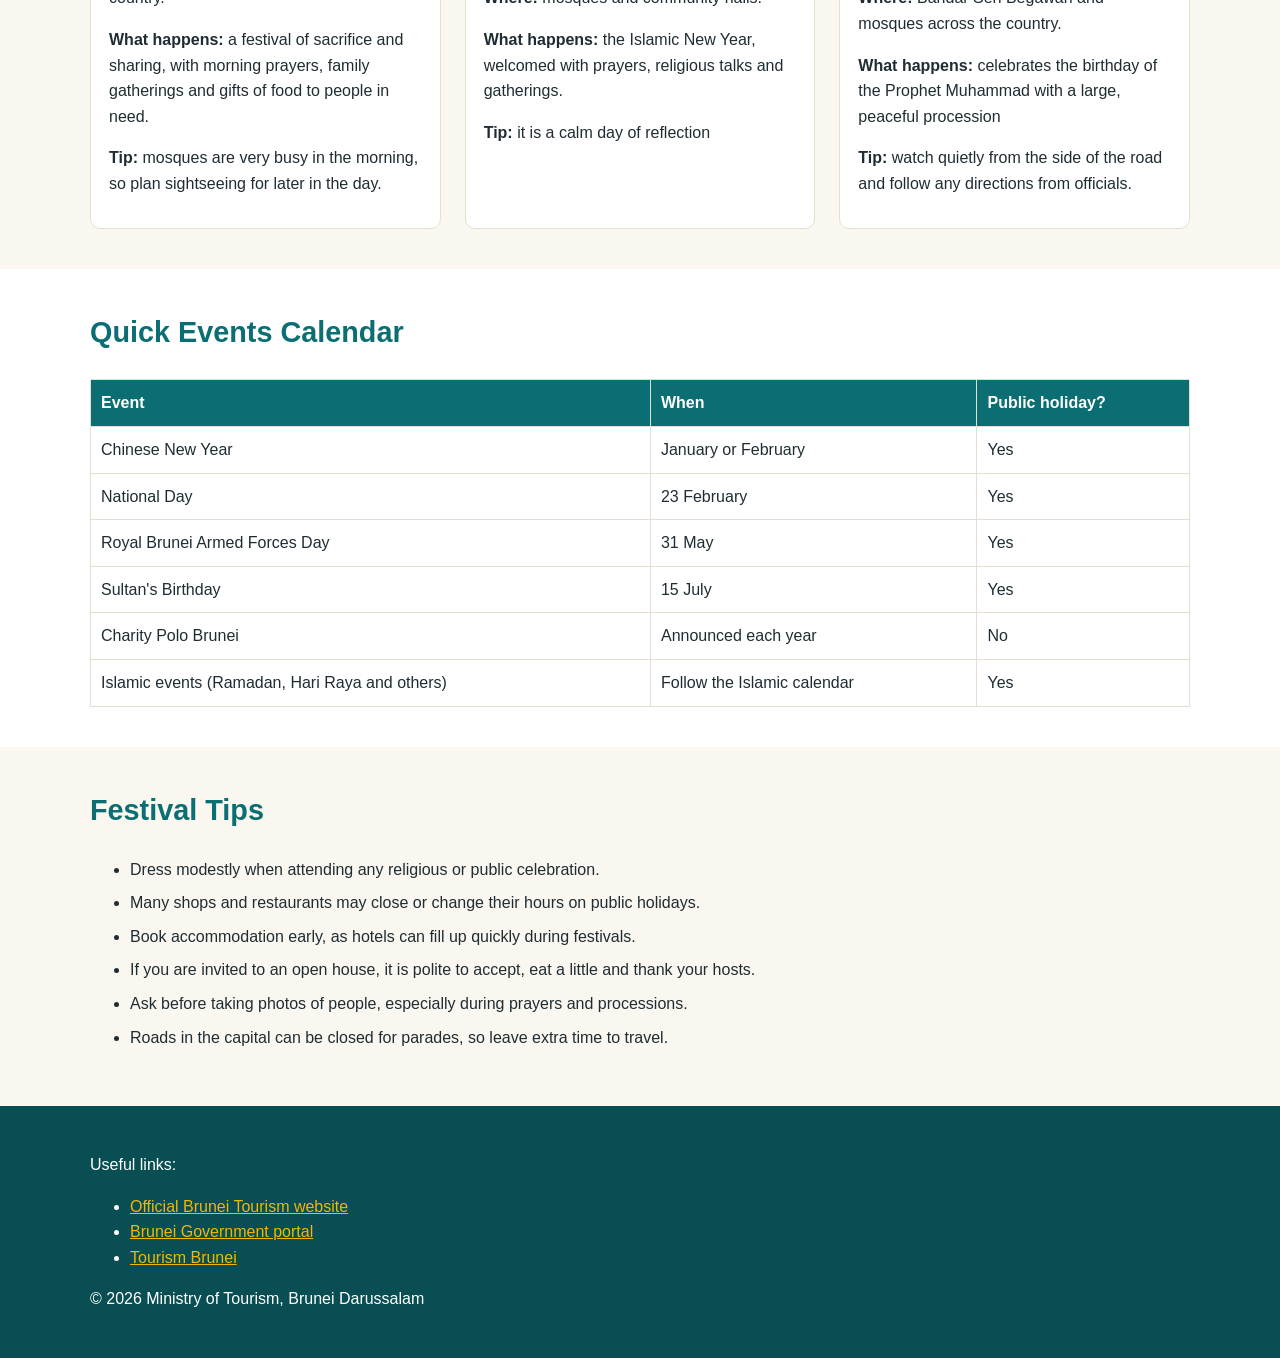
<file: events.html>
<!DOCTYPE html>
<html lang="en">
<head>
  <meta charset="UTF-8">
  <meta name="viewport" content="width=device-width, initial-scale=1.0">
  <meta name="description" content="Festivals and events in Brunei, including National Day, the Sultan's Birthday, Ramadan and Hari Raya.">
  <title>Events and Festivals | Visit Brunei Darussalam</title>
  <link rel="stylesheet" href="style.css">
</head>
<body>

  <a href="#main" class="skip-link">Skip to main content</a>

  <header class="site-header">
    <div class="container header-inner">
      <a href="index.html" class="logo">Visit <span>Brunei</span></a>

      <!-- Menu button (phones only) and dark mode button, in the right corner -->
      <div class="header-buttons">
        <button type="button" id="menu-toggle" class="menu-toggle" aria-expanded="false" aria-controls="main-nav">☰ Menu</button>
        <button type="button" id="theme-toggle" class="theme-toggle">🌙 Dark mode</button>
      </div>

      <nav id="main-nav" class="main-nav" aria-label="Main menu">
        <ul>
          <li><a href="index.html">Home</a></li>
          <li><a href="discover.html">Discover Brunei</a></li>
          <li><a href="attractions.html">Attractions</a></li>
          <li><a href="plan.html">Plan Your Visit</a></li>
          <li><a href="events.html" class="current" aria-current="page">Events</a></li>
          <li><a href="contact.html">Contact</a></li>
        </ul>
      </nav>
    </div>
  </header>

  <main id="main">

    <section class="page-banner">
      <div class="container">
        <h1>Events and Festivals</h1>
        <p>Celebrations To Enjoy</p>
      </div>
    </section>

    <section>
      <div class="container two-columns">
        <div>
          <h2>Celebrate With Us</h2>
          <p>
            Brunei holds national and religious celebrations throughout the year. Visitors are
            welcome to join in with respect and an open mind.
          </p>
          <div class="highlight-box">
            <p>
              Festival dates change every year, especially religious ones. Please check the official
              events calendar before you plan your trip.
            </p>
          </div>
        </div>
        <img src="events.jpg" alt="Crowds enjoying a celebrations">
      </div>
    </section>

    <!--GROUP 1: Event on the same day each year Each card has: a picture, the name, When, Where, What happens and a tip -->
    <section class="section-alt">
      <div class="container">
        <h2>Same Date Every Year</h2>
        <p>These events happen on the same day every year</p>

        <div class="card-grid">

          <article class="card">
            <img src="nationalday.jpg" alt="National Day Parade">
            <div class="card-body">
              <h3>National Day</h3>
              <p><strong>When:</strong> 23 February.</p>
              <p><strong>Where:</strong> Taman Haji Sir Muda Omar 'Ali Saifuddien in Bandar Seri Begawan.</p>
              <p><strong>What happens:</strong> the nation's birthday, with a big parade, flag waving, colourful displays and fireworks.</p>
              <p><strong>Tip:</strong> arrive early to find a good spot, and bring water and a hat.</p>
            </div>
          </article>

          <article class="card">
            <img src="armedforces.jpg" alt="Soldiers marching">
            <div class="card-body">
              <h3>Royal Brunei Armed Forces Day</h3>
              <p><strong>When:</strong> 31 May.</p>
              <p><strong>Where:</strong> Taman Haji Sir Muda Omar 'Ali Saifuddien in Bandar Seri Begawan</p>
              <p><strong>What happens:</strong> marching displays, music and shows by the army, navy and air force.</p>
              <p><strong>Tip:</strong> check the news a few days before to find out where the public displays will be.</p>
            </div>
          </article>

          <article class="card">
            <img src="sultanbirthday.jpg" alt="Sultan's Birthday">
            <div class="card-body">
              <h3>Sultan's Birthday</h3>
              <p><strong>When:</strong> 15 July.</p>
              <p><strong>Where:</strong> Bandar Seri Begawan and all four districts.</p>
              <p><strong>What happens:</strong> a royal parade, prayers, decorations and lights in the streets, and fun events that go on for weeks.</p>
              <p><strong>Tip:</strong> look out for the lit-up buildings and arches in the capital at night.</p>
            </div>
          </article>

        </div>
      </div>
    </section>

    <!--Group 2 Events with changing dates -->
    <section>
      <div class="container">
        <h2>Dates That Change Each Year</h2>
        <p>Chinese New Year follows the Chinese lunar calendar, and the Charity Polo date is announced each year.
        The others follow the Islamic calendar</p>

        <div class="card-grid">

          <article class="card">
            <img src="chinesenewyear.jpg" alt="A lion dance">
            <div class="card-body">
              <h3>Chinese New Year</h3>
              <p><strong>When:</strong> January or February.</p>
              <p><strong>Where:</strong> Chinese temples, shops and homes, mostly in the towns.</p>
              <p><strong>What happens:</strong> lion dances, red lanterns, family dinners and open houses.</p>
              <p><strong>Tip:</strong> visit the Teng Yun Temple to see it decorated.</p>
            </div>
          </article>

          <article class="card">
            <img src="charitypolo.jpg" alt="Polo players">
            <div class="card-body">
              <h3>Charity Polo Brunei</h3>
              <p><strong>When:</strong> announced each year.</p>
              <p><strong>Where:</strong> the Royal Brunei Polo and Riding Club in Jerudong.</p>
              <p><strong>What happens:</strong> exciting polo matches on horseback, with teams playing to raise money for good causes. Members of the royal family sometimes take part.</p>
              <p><strong>Tip:</strong> watch the local news for the date and entry details, and dress smartly.</p>
            </div>
          </article>

          <article class="card">
            <img src="israkmikraj.jpg" alt="Israk Mikraj">
            <div class="card-body">
              <h3>Israk Mikraj</h3>
              <p><strong>When:</strong> the 27th day of the month of Rejab.</p>
              <p><strong>Where:</strong> mosques across the country.</p>
              <p><strong>What happens:</strong> remembers the Prophet Muhammad's night journey, with prayers and religious talks.</p>
              <p><strong>Tip:</strong> mosques are busy that evening, so visit them as a tourist on another day.</p>
            </div>
          </article>

          <article class="card">
            <img src="ramadan.jpg" alt=" Ramadan ">
            <div class="card-body">
              <h3>Ramadan</h3>
              <p><strong>When:</strong> the ninth month of the Islamic calendar.</p>
              <p><strong>Where:</strong> all over the country.</p>
              <p><strong>What happens:</strong> Muslims fast from dawn to sunset. In the evening, busy food markets open with lots of local snacks.</p>
              <p><strong>Tip:</strong> please do not eat, drink or smoke in public during the day.</p>
            </div>
          </article>

          <article class="card">
            <img src="nuzulquran.jpg" alt="People reading the Quran together in a mosque">
            <div class="card-body">
              <h3>Nuzul Al-Quran</h3>
              <p><strong>When:</strong> the 17th day of Ramadan.</p>
              <p><strong>Where:</strong> mosques and religious centres.</p>
              <p><strong>What happens:</strong> marks the first revelation of the Quran, with Quran readings and ceremonies.</p>
              <p><strong>Tip:</strong> it is a public holiday, so government offices are closed.</p>
            </div>
          </article>

          <article class="card">
            <img src="hariraya.jpg" alt="Hari Raya open house">
            <div class="card-body">
              <h3>Hari Raya Aidilfitri</h3>
              <p><strong>When:</strong> at the end of Ramadan.</p>
              <p><strong>Where:</strong> homes across Brunei, and the Istana Nurul Iman (the Sultan's palace).</p>
              <p><strong>What happens:</strong> the biggest festival of the year, with open houses, food and family visits. For the first few days, the palace opens to the public and visitors can greet the royal family.</p>
              <p><strong>Tip:</strong> the palace queues are long, so go early and dress smartly and modestly.</p>
            </div>
          </article>

          <article class="card">
            <img src="aidiladha.jpg" alt="Hari Raya Aidiladha">
            <div class="card-body">
              <h3>Hari Raya Aidiladha</h3>
              <p><strong>When:</strong> about 70 days after Aidilfitri.</p>
              <p><strong>Where:</strong> mosques and homes across the country.</p>
              <p><strong>What happens:</strong> a festival of sacrifice and sharing, with morning prayers, family gatherings and gifts of food to people in need.</p>
              <p><strong>Tip:</strong> mosques are very busy in the morning, so plan sightseeing for later in the day.</p>
            </div>
          </article>

          <article class="card">
            <img src="hijrah.jpeg" alt="Islamic New Year">
            <div class="card-body">
              <h3>Awal Tahun Hijrah</h3>
              <p><strong>When:</strong> the first day of the month of Muharram.</p>
              <p><strong>Where:</strong> mosques and community halls.</p>
              <p><strong>What happens:</strong> the Islamic New Year, welcomed with prayers, religious talks and gatherings.</p>
              <p><strong>Tip:</strong> it is a calm day of reflection</p>
            </div>
          </article>

          <article class="card">
            <img src="maulud.jpg" alt="Maulidur Rasul">
            <div class="card-body">
              <h3>Maulidur Rasul</h3>
              <p><strong>When:</strong> the 12th day of the month of Rabiulawal.</p>
              <p><strong>Where:</strong> Bandar Seri Begawan and mosques across the country.</p>
              <p><strong>What happens:</strong> celebrates the birthday of the Prophet Muhammad with a large, peaceful procession</p>
              <p><strong>Tip:</strong> watch quietly from the side of the road and follow any directions from officials.</p>
            </div>
          </article>

        </div>
      </div>
    </section>

    <!--Calendar Table -->
    <section class="section-alt">
      <div class="container">
        <h2>Quick Events Calendar</h2>
        <table class="info-table">
          <tr>
            <th scope="col">Event</th>
            <th scope="col">When</th>
            <th scope="col">Public holiday?</th>
          </tr>
          <tr>
            <td>Chinese New Year</td>
            <td>January or February</td>
            <td>Yes</td>
          </tr>
          <tr>
            <td>National Day</td>
            <td>23 February</td>
            <td>Yes</td>
          </tr>
          <tr>
            <td>Royal Brunei Armed Forces Day</td>
            <td>31 May</td>
            <td>Yes</td>
          </tr>
          <tr>
            <td>Sultan's Birthday</td>
            <td>15 July</td>
            <td>Yes</td>
          </tr>
          <tr>
            <td>Charity Polo Brunei</td>
            <td>Announced each year</td>
            <td>No</td>
          </tr>
          <tr>
            <td>Islamic events (Ramadan, Hari Raya and others)</td>
            <td>Follow the Islamic calendar</td>
            <td>Yes</td>
          </tr>
        </table>
      </div>
    </section>

    <!--Festival Tips -->
    <section>
      <div class="container">
        <h2>Festival Tips</h2>
        <ul class="tip-list">
          <li>Dress modestly when attending any religious or public celebration.</li>
          <li>Many shops and restaurants may close or change their hours on public holidays.</li>
          <li>Book accommodation early, as hotels can fill up quickly during festivals.</li>
          <li>If you are invited to an open house, it is polite to accept, eat a little and thank your hosts.</li>
          <li>Ask before taking photos of people, especially during prayers and processions.</li>
          <li>Roads in the capital can be closed for parades, so leave extra time to travel.</li>
        </ul>
      </div>
    </section>

  </main>

  <!--Footer-->
  <footer class="site-footer">
    <div class="container">
      <p>Useful links:</p>
      <ul>
        <li><a href="https://www.bruneitourism.com/" target="_blank" rel="noopener noreferrer">Official Brunei Tourism website</a></li>
        <li><a href="https://www.gov.bn/" target="_blank" rel="noopener noreferrer">Brunei Government portal</a></li>
        <li><a href="https://www.tourism.gov.bn/" target="_blank" rel="noopener noreferrer">Tourism Brunei</a></li>
      </ul>
      <p>&copy; 2026 Ministry of Tourism, Brunei Darussalam</p>
    </div>
  </footer>

  <script src="script.js" defer></script>
</body>
</html>
</file>
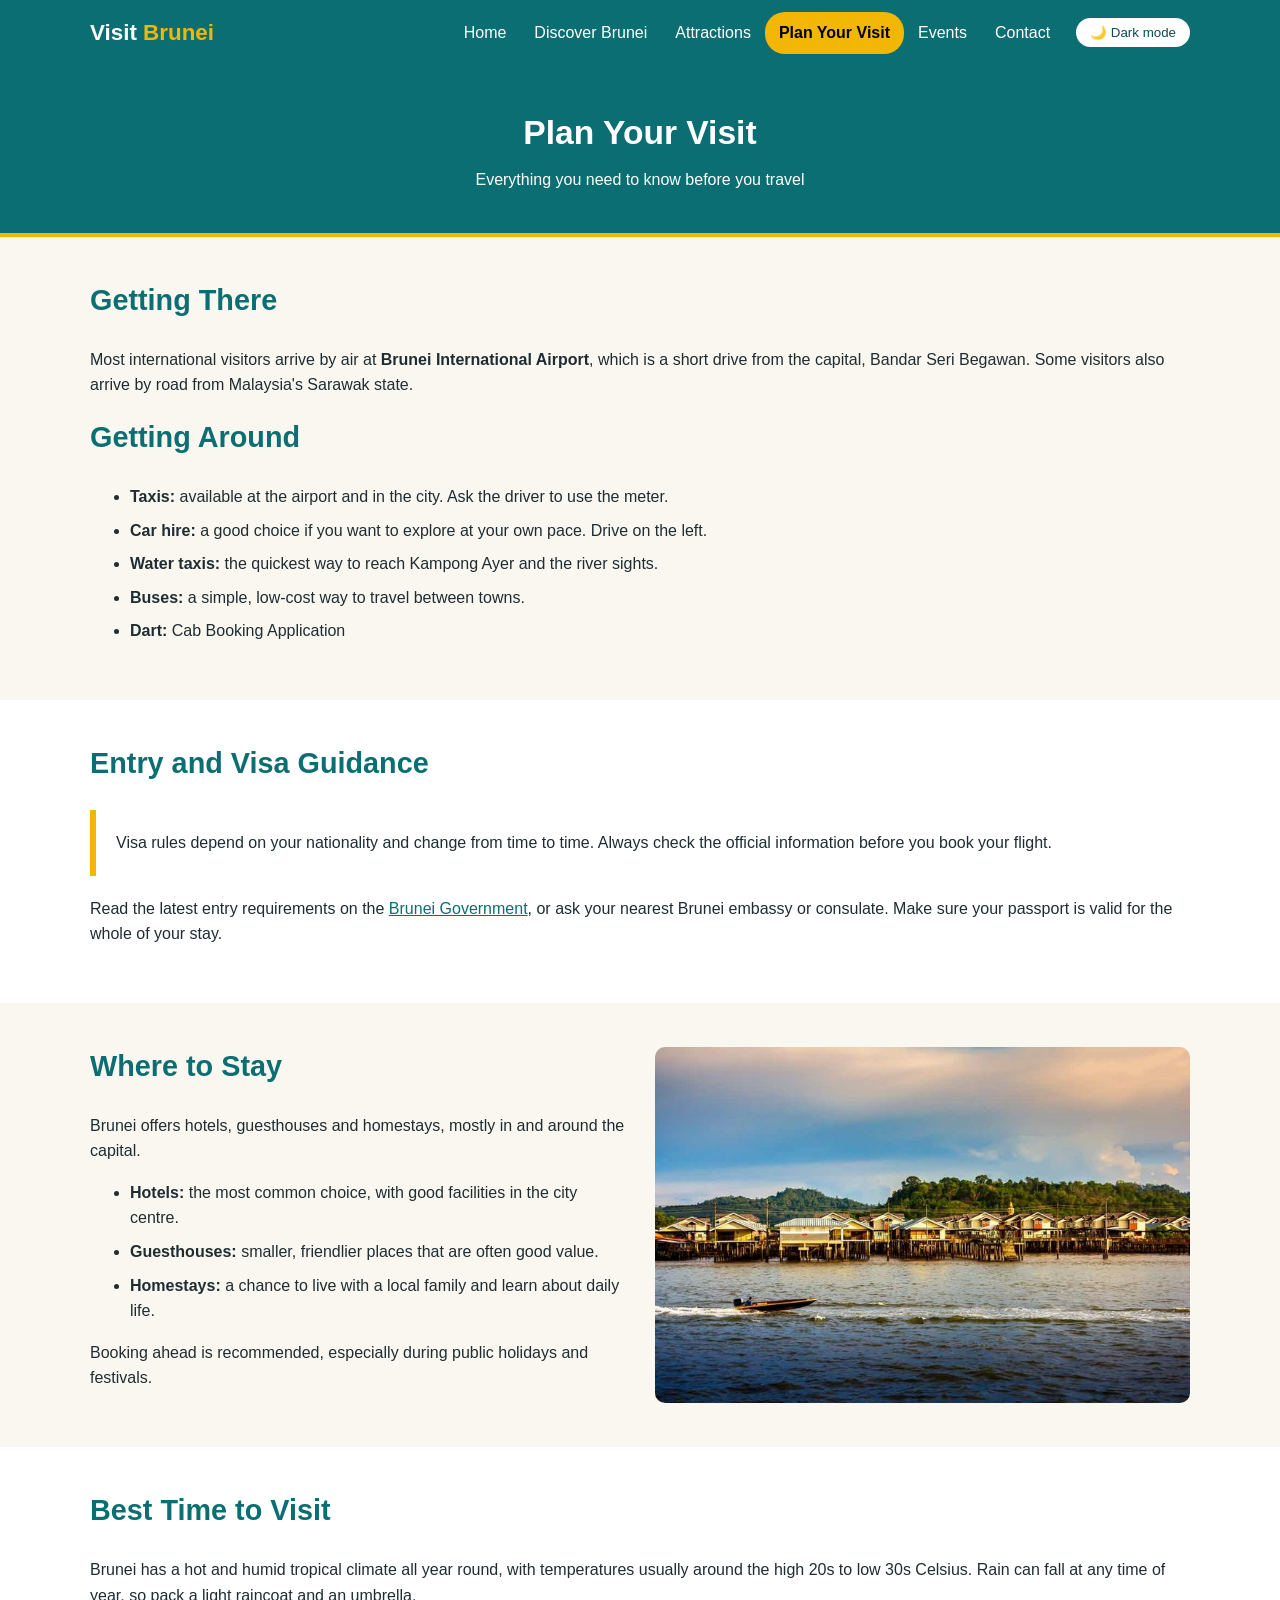
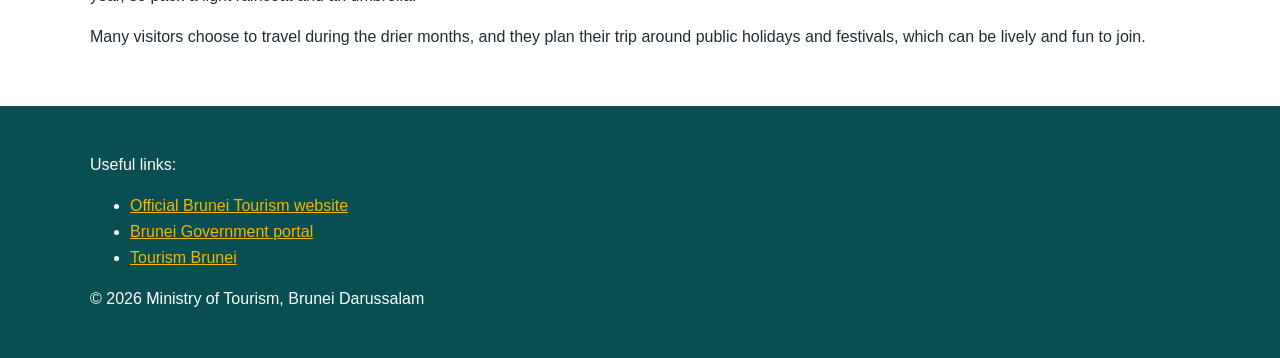
<file: plan.html>
<!DOCTYPE html>
<html lang="en">
<head>
  <meta charset="UTF-8">
  <meta name="viewport" content="width=device-width, initial-scale=1.0">
  <meta name="description" content="Practical travel information for Brunei: getting there, getting around, visas, accommodation and the best time to visit.">
  <title>Plan Your Visit | Visit Brunei Darussalam</title>
  <link rel="stylesheet" href="style.css">
</head>
<body>

  <a href="#main" class="skip-link">Skip to main content</a>


  <header class="site-header">
    <div class="container header-inner">
      <a href="index.html" class="logo">Visit <span>Brunei</span></a>

      <!-- Menu button (phones only) and dark mode button, in the right corner -->
      <div class="header-buttons">
        <button type="button" id="menu-toggle" class="menu-toggle" aria-expanded="false" aria-controls="main-nav">☰ Menu</button>
        <button type="button" id="theme-toggle" class="theme-toggle">🌙 Dark mode</button>
      </div>

      <nav id="main-nav" class="main-nav" aria-label="Main menu">
        <ul>
          <li><a href="index.html">Home</a></li>
          <li><a href="discover.html">Discover Brunei</a></li>
          <li><a href="attractions.html">Attractions</a></li>
          <li><a href="plan.html" class="current" aria-current="page">Plan Your Visit</a></li>
          <li><a href="events.html">Events</a></li>
          <li><a href="contact.html">Contact</a></li>
        </ul>
      </nav>
    </div>
  </header>

  <main id="main">

    <section class="page-banner">
      <div class="container">
        <h1>Plan Your Visit</h1>
        <p>Everything you need to know before you travel</p>
      </div>
    </section>

    <!--Getting There -->
    <section>
      <div class="container">
        <h2>Getting There</h2>
        <p>
          Most international visitors arrive by air at <strong>Brunei International Airport</strong>,
          which is a short drive from the capital, Bandar Seri Begawan. Some visitors also arrive
          by road from Malaysia's Sarawak state.
        </p>

        <h2>Getting Around</h2>
        <ul class="tip-list">
          <li><strong>Taxis:</strong> available at the airport and in the city. Ask the driver to use the meter.</li>
          <li><strong>Car hire:</strong> a good choice if you want to explore at your own pace. Drive on the left.</li>
          <li><strong>Water taxis:</strong> the quickest way to reach Kampong Ayer and the river sights.</li>
          <li><strong>Buses:</strong> a simple, low-cost way to travel between towns.</li>
          <li><strong>Dart:</strong> Cab Booking Application</li>

        </ul>
      </div>
    </section>

    <!--Entry and Visa-->
    <section class="section-alt">
      <div class="container">
        <h2>Entry and Visa Guidance</h2>
        <div class="highlight-box">
          <p>
            Visa rules depend on your nationality and change from time to time. Always check the
            official information before you book your flight.
          </p>
        </div>
        <p>
          Read the latest entry requirements on the
          <a href="https://www.mfa.gov.bn/Pages/Types-of-Visa.aspx" target="_blank" rel="noopener noreferrer">Brunei Government</a>,
          or ask your nearest Brunei embassy or consulate. Make sure your passport is valid for
          the whole of your stay.
        </p>
      </div>
    </section>

    <!--Accomodation-->
    <section>
      <div class="container two-columns">
        <div>
          <h2>Where to Stay</h2>
          <p>Brunei offers hotels, guesthouses and homestays, mostly in and around the capital.</p>
          <ul class="tip-list">
            <li><strong>Hotels:</strong> the most common choice, with good facilities in the city centre.</li>
            <li><strong>Guesthouses:</strong> smaller, friendlier places that are often good value.</li>
            <li><strong>Homestays:</strong> a chance to live with a local family and learn about daily life.</li>
          </ul>
          <p>Booking ahead is recommended, especially during public holidays and festivals.</p>
        </div>


        <img src="kampong-ayer.jpg" alt="Traditional houses on the water in Kampong Ayer">
      </div>
    </section>

    <!--Best Time To Visit-->
    <section class="section-alt">
      <div class="container">
        <h2>Best Time to Visit</h2>
        <p>
          Brunei has a hot and humid tropical climate all year round, with temperatures usually
          around the high 20s to low 30s Celsius. Rain can fall at any time of year, so pack a
          light raincoat and an umbrella.
        </p>
        <p>
          Many visitors choose to travel during the drier months, and they plan their trip around
          public holidays and festivals, which can be lively and fun to join.
        </p>
      </div>
    </section>

  </main>

  <!--Footer-->
  <footer class="site-footer">
    <div class="container">
      <p>Useful links:</p>
      <ul>
        <li><a href="https://www.bruneitourism.com/" target="_blank" rel="noopener noreferrer">Official Brunei Tourism website</a></li>
        <li><a href="https://www.gov.bn/" target="_blank" rel="noopener noreferrer">Brunei Government portal</a></li>
        <li><a href="https://www.tourism.gov.bn/" target="_blank" rel="noopener noreferrer">Tourism Brunei</a></li>
      </ul>
      <p>&copy; 2026 Ministry of Tourism, Brunei Darussalam</p>
    </div>
  </footer>

  <script src="script.js" defer></script>
</body>
</html>
</file>
<file: style.css>
/*Colors*/
/* Saved once here, then used on every page with var(--name) */
:root {
  --color-primary: #0b6e72;       /* deep teal: headings, links and buttons */
  --color-header: #0b6e72;        /* deep teal: header and banners */
  --color-footer: #084e52;        /* darker teal: footer */
  --color-accent: #f2b705;        /* royal gold: highlights */
  --color-bg: #faf7f0;            /* warm sand: page background */
  --color-text: #1f2d33;          /* dark slate: main text */
  --color-card: #ffffff;          /* white: cards and boxes */
  --color-border: #e5dfd2;        /* thin lines around boxes */
  --color-button-text: #ffffff;   /* text on teal buttons */
  --color-error: #c62828;         /* red: form errors */
}

/* Dark mode colours. script.js adds the class "dark-mode" to <body>. */
body.dark-mode {
  --color-primary: #4cc3bd;
  --color-header: #0d3b3e;
  --color-footer: #082a2c;
  --color-bg: #10191d;
  --color-text: #eef3f4;
  --color-card: #1a272c;
  --color-border: #2c3d43;
  --color-button-text: #10191d;
  --color-error: #ff8a80;
}

/*Basics*/
* { box-sizing: border-box; }

body {
  margin: 0;
  font-family: Arial, sans-serif;
  line-height: 1.6;
  color: var(--color-text);
  background-color: var(--color-bg);
}

/* Pictures fill their box. object-fit cover stops them stretching. */
img, video {
  width: 100%;
  display: block;
  object-fit: cover;
}

a { color: var(--color-primary); }

h2 {
  color: var(--color-primary);
  font-size: 1.8rem;
  margin-top: 0;
}

/* Keeps the content in the middle of the page */
.container {
  width: 92%;
  max-width: 1100px;
  margin: 0 auto;
}

section { padding: 40px 0; }
.section-alt { background-color: var(--color-card); }   /* every second section is white */

/*Keyboard Users*/
/* A thick outline shows where you are when you press Tab */
a:focus, button:focus, input:focus, select:focus, textarea:focus, .slider:focus {
  outline: 3px solid var(--color-text);
}

/* Gold is easier to see on the teal header and footer */
.site-header a:focus, .site-header button:focus, .site-footer a:focus {
  outline-color: var(--color-accent);
}

/* The "Skip to main content" link stays off screen until you press Tab */
.skip-link {
  position: absolute;
  left: -999px;
  background-color: var(--color-accent);
  color: black;
  padding: 10px;
}
.skip-link:focus { left: 10px; }

/*Header And Menu*/
.site-header {
  background-color: var(--color-header);
  position: sticky;               /* stays at the top when scroll */
  top: 0;
}

.header-inner {
  display: flex;
  align-items: center;
  flex-wrap: wrap;
  padding: 12px 0;
}

/* Menu button and dark mode button side by side, in the right corner */
.header-buttons {
  display: flex;
  align-items: center;
  gap: 12px;
  margin-left: auto;              /* pushes the buttons to the right */
}

.logo {
  font-size: 1.4rem;
  font-weight: bold;
  color: white;
  text-decoration: none;
}
.logo span { color: var(--color-accent); }   /* the word "Brunei" is gold */

/* Dark mode button and Menu button */
.theme-toggle, .menu-toggle {
  background-color: white;
  color: #084e52;
  border: none;
  border-radius: 20px;
  padding: 7px 14px;
  cursor: pointer;
}

/* On phones the menu is hidden until the Menu button is pressed */
.main-nav {
  width: 100%;
  display: none;
}
.main-nav.open { display: block; }

.main-nav ul {
  list-style: none;
  margin: 10px 0 0 0;
  padding: 0;
}

.main-nav a {
  display: block;
  padding: 8px 14px;
  color: white;
  text-decoration: none;
  border-radius: 20px;
}
.main-nav a:hover { text-decoration: underline; }


/* The page you are on is gold */
.main-nav a.current {
  background-color: var(--color-accent);
  color: black;
  font-weight: bold;
}

/* Banners */
/* Big picture at the top of the home page */
.hero {
  background-image: url('hero.jpg');
  background-size: cover;
  background-position: center;
  color: white;
  text-align: center;
  padding: 90px 0;
  text-shadow: 2px 2px 4px black;   /* makes the white text easier to read */
}

.hero h1 {
  font-size: 2.4rem;
  margin: 0 0 10px 0;
}

/* Gold "Plan your trip" button */
.button {
  display: inline-block;
  background-color: var(--color-accent);
  color: black;
  padding: 12px 22px;
  border-radius: 6px;
  text-decoration: none;
  font-weight: bold;
  text-shadow: none;
}

/* Teal banner at the top of the other pages */
.page-banner {
  background-color: var(--color-header);
  color: white;
  text-align: center;
  padding: 40px 0;
  border-bottom: 4px solid var(--color-accent);
}

.page-banner h1 {
  margin: 0;
  font-size: 2.1rem;
}
.page-banner p { margin: 8px 0 0 0; }

/*Buttons*/
/* The slideshow, map and form buttons all look the same */
.slider-controls button, .map-button, .form-button {
  background-color: var(--color-primary);
  color: var(--color-button-text);
  border: none;
  border-radius: 6px;
  padding: 10px 18px;
  font-size: 1rem;
  cursor: pointer;
}

/* They turn gold when you point at them */
.slider-controls button:hover, .map-button:hover, .form-button:hover {
  background-color: var(--color-accent);
  color: black;
}

/* Slide show and Video Home Page Only ===== */
.slider, .slider-controls, .video-box {
  max-width: 800px;
  margin: 0 auto;
}

/* Only the slide with the class "active" is shown */
.slide {
  display: none;
  margin: 0;
}
.slide.active { display: block; }

.slide img {
  height: 380px;
  border-radius: 10px;
}

.slide figcaption {
  text-align: center;
  padding: 10px;
}

/* Previous button on the left, Next button on the right */
.slider-controls {
  display: flex;
  justify-content: space-between;
  margin-top: 10px;
}

/*Carsds */
/* 1 card per row on phones, 2 on tablets, 3 on computers*/
.card-grid {
  display: grid;
  grid-template-columns: 1fr;
  gap: 24px;
}

.card {
  background-color: var(--color-card);
  border: 1px solid var(--color-border);
  border-radius: 10px;
  overflow: hidden;               /* keeps the picture inside the round corners */
}
.card img { height: 200px; }
.card-body { padding: 16px 18px; }

.card-body h3 {
  margin-top: 0;
  color: var(--color-primary);
}

/* Maps Attraction Page */
/* The map is hidden until script.js adds the class "open" */
.map-box { display: none; }
.map-box.open { display: block; }
s
.map-box iframe {
  width: 100%;
  height: 250px;
  border: 0;
  margin-top: 12px;
}

/* Texts, List Tables */
/* Text and picture: stacked on phones, side by side on bigger screens */
.two-columns {
  display: grid;
  grid-template-columns: 1fr;
  gap: 30px;
  align-items: center;
}
.two-columns img, video { border-radius: 10px; }

.tip-list li { margin-bottom: 8px; }

/* Box with a gold line on the left, for important notes */
.highlight-box {
  background-color: var(--color-card);
  border-left: 6px solid var(--color-accent);
  padding: 4px 20px;
  margin: 20px 0;
}

.info-table {
  width: 100%;
  border-collapse: collapse;
  background-color: var(--color-card);
}

.info-table th, .info-table td {
  border: 1px solid var(--color-border);
  padding: 10px;
  text-align: left;
}

.info-table th {
  background-color: var(--color-header);
  color: white;
}

/*Contact Form*/
.form-group { margin-bottom: 18px; }

label {
  display: block;
  font-weight: bold;
}

input, select, textarea {
  width: 100%;
  padding: 10px;
  font-size: 1rem;
  border: 1px solid #6b7a80;      /* grey that shows up in light and dark mode */
  border-radius: 6px;
  background-color: var(--color-card);
  color: var(--color-text);
}

/* Red border on a box with a mistake (script.js sets aria-invalid="true") */
[aria-invalid="true"] { border: 2px solid var(--color-error); }

.error-message {
  color: var(--color-error);
  margin: 4px 0 0 0;
}

/* Green "thank you" message. script.js shows it after a good submit. */
.success-message {
  display: none;
  background-color: #e6f4ea;
  color: #1b5e20;
  padding: 12px;
  border-radius: 6px;
}
.success-message.show { display: block; }

/*Footer*/
.site-footer {
  background-color: var(--color-footer);
  color: white;
  padding: 30px 0;
}
.site-footer a { color: var(--color-accent); }

/* TABLETS (768px and wider)*/
@media (min-width: 768px) {
  .hero h1 { font-size: 3.2rem; }

  /* 2 cards per row, and text and picture side by side */
  .card-grid, .two-columns { grid-template-columns: 1fr 1fr; }
}

/* Computers (1024px and wider)*/
@media (min-width: 1024px) {
  
  /* The menu fits across the top, so the Menu button is not needed */
  .menu-toggle { display: none; }

  .main-nav {
    display: block;
    width: auto;
    margin-left: auto;            /* pushes the menu links to the right */
  }

  .main-nav ul {
    display: flex;
    margin: 0;
  }

  /* order: 1 moves the dark mode button after the menu links, into the right corner */
  .header-buttons {
    order: 1;
    margin-left: 12px;
  }

  .card-grid { grid-template-columns: 1fr 1fr 1fr; }   /* 3 cards per row */
}
</file>
